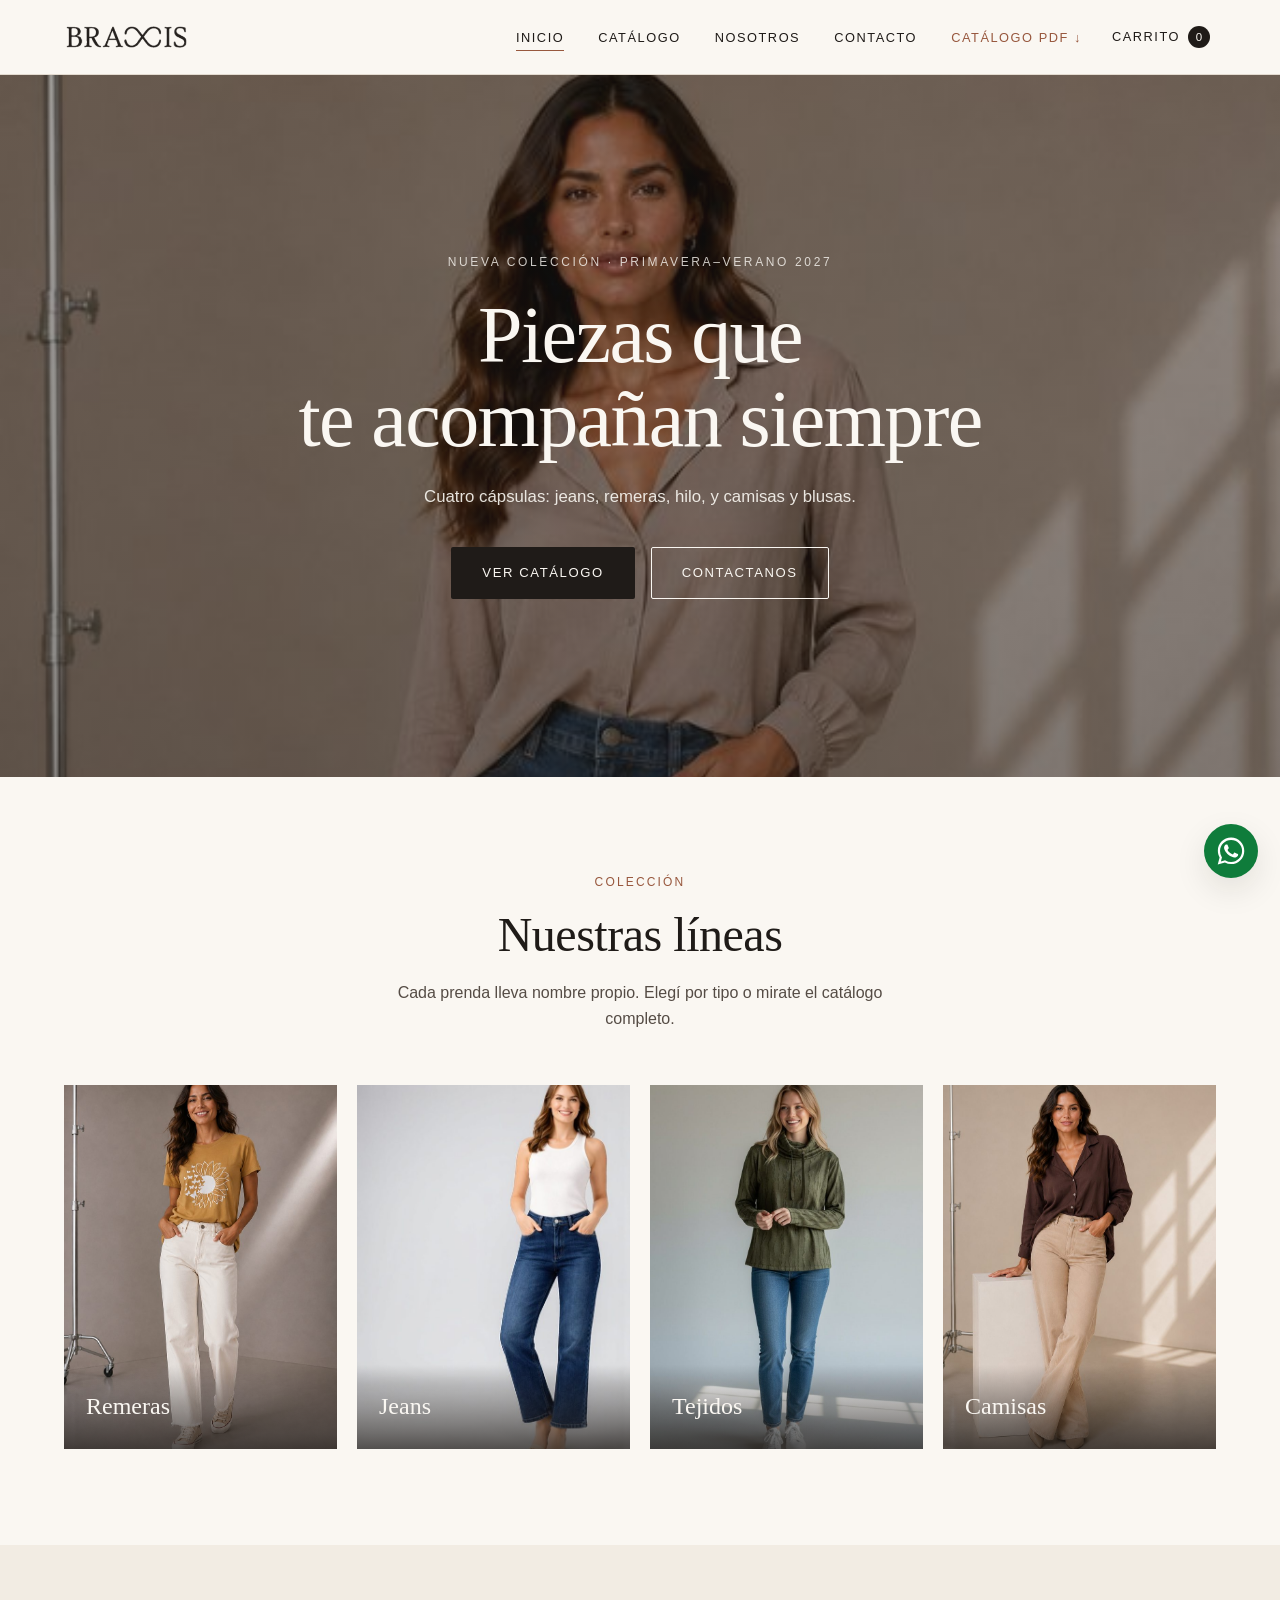
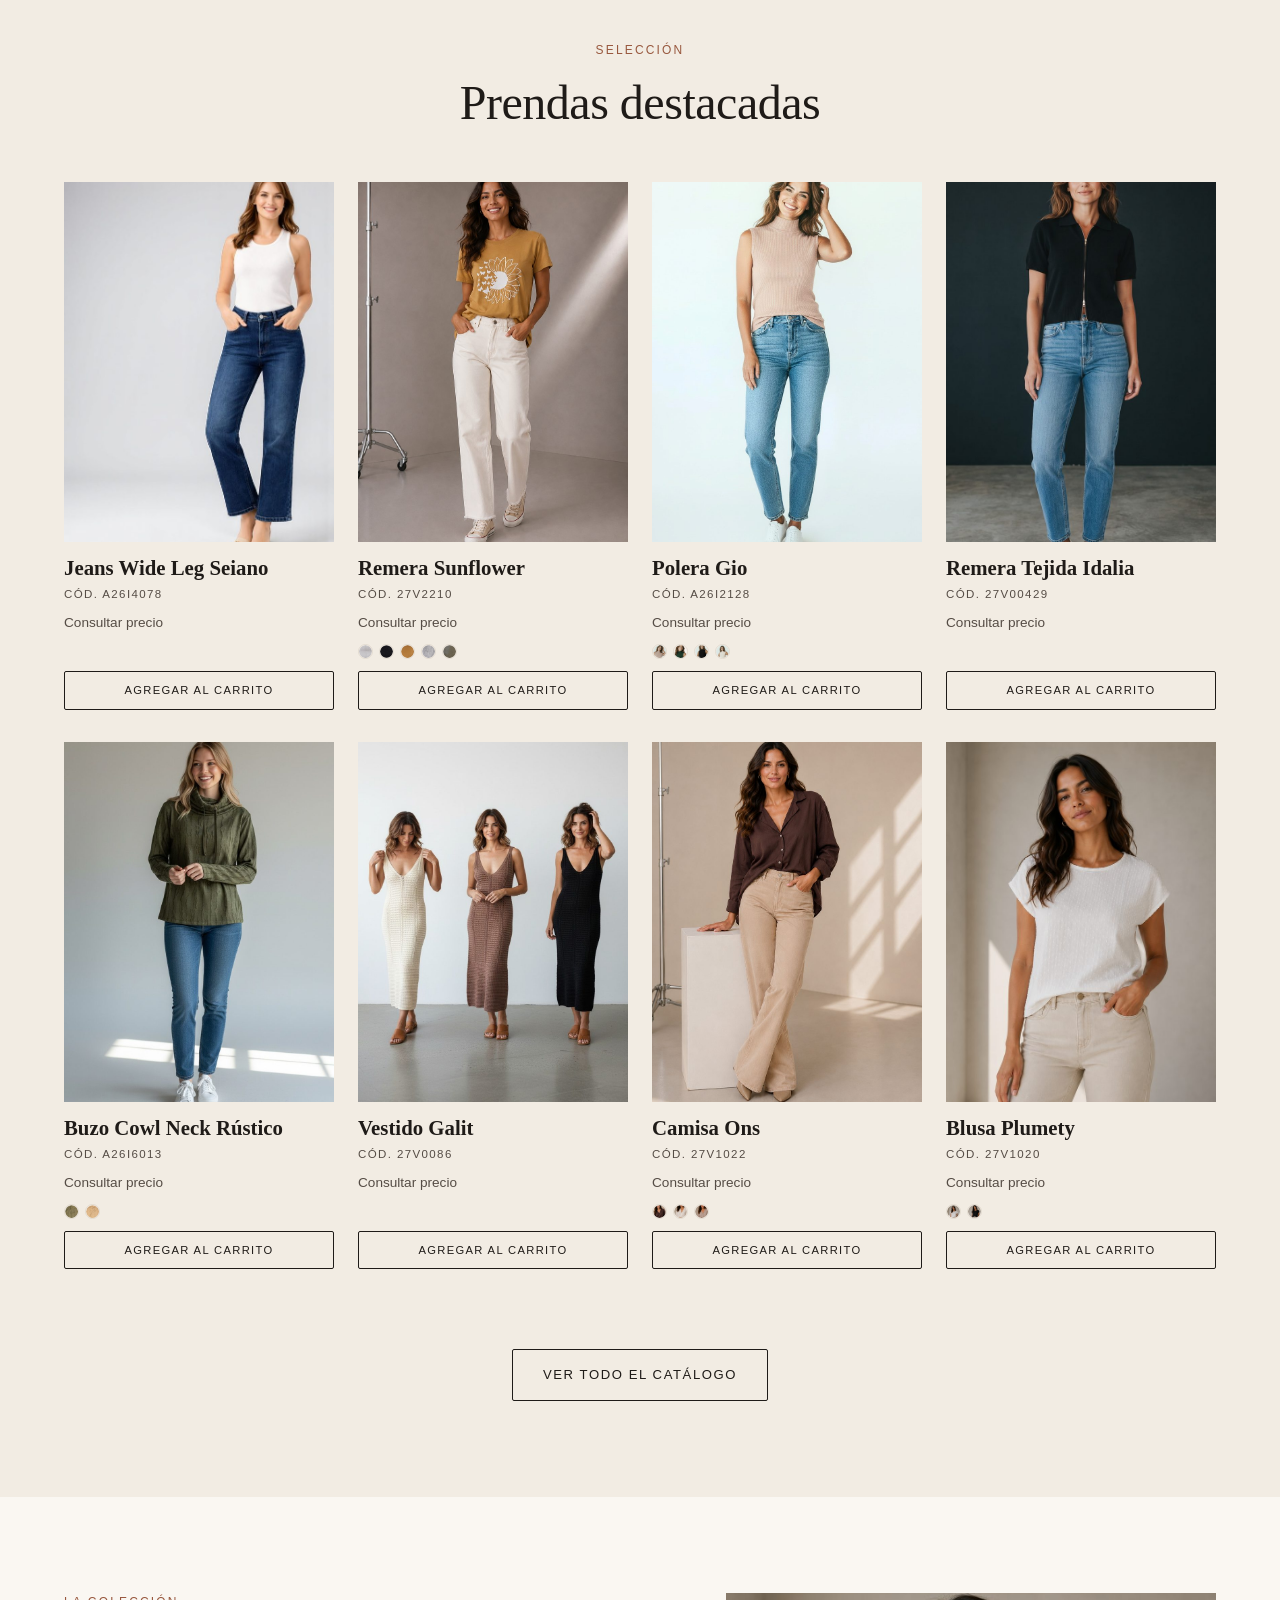
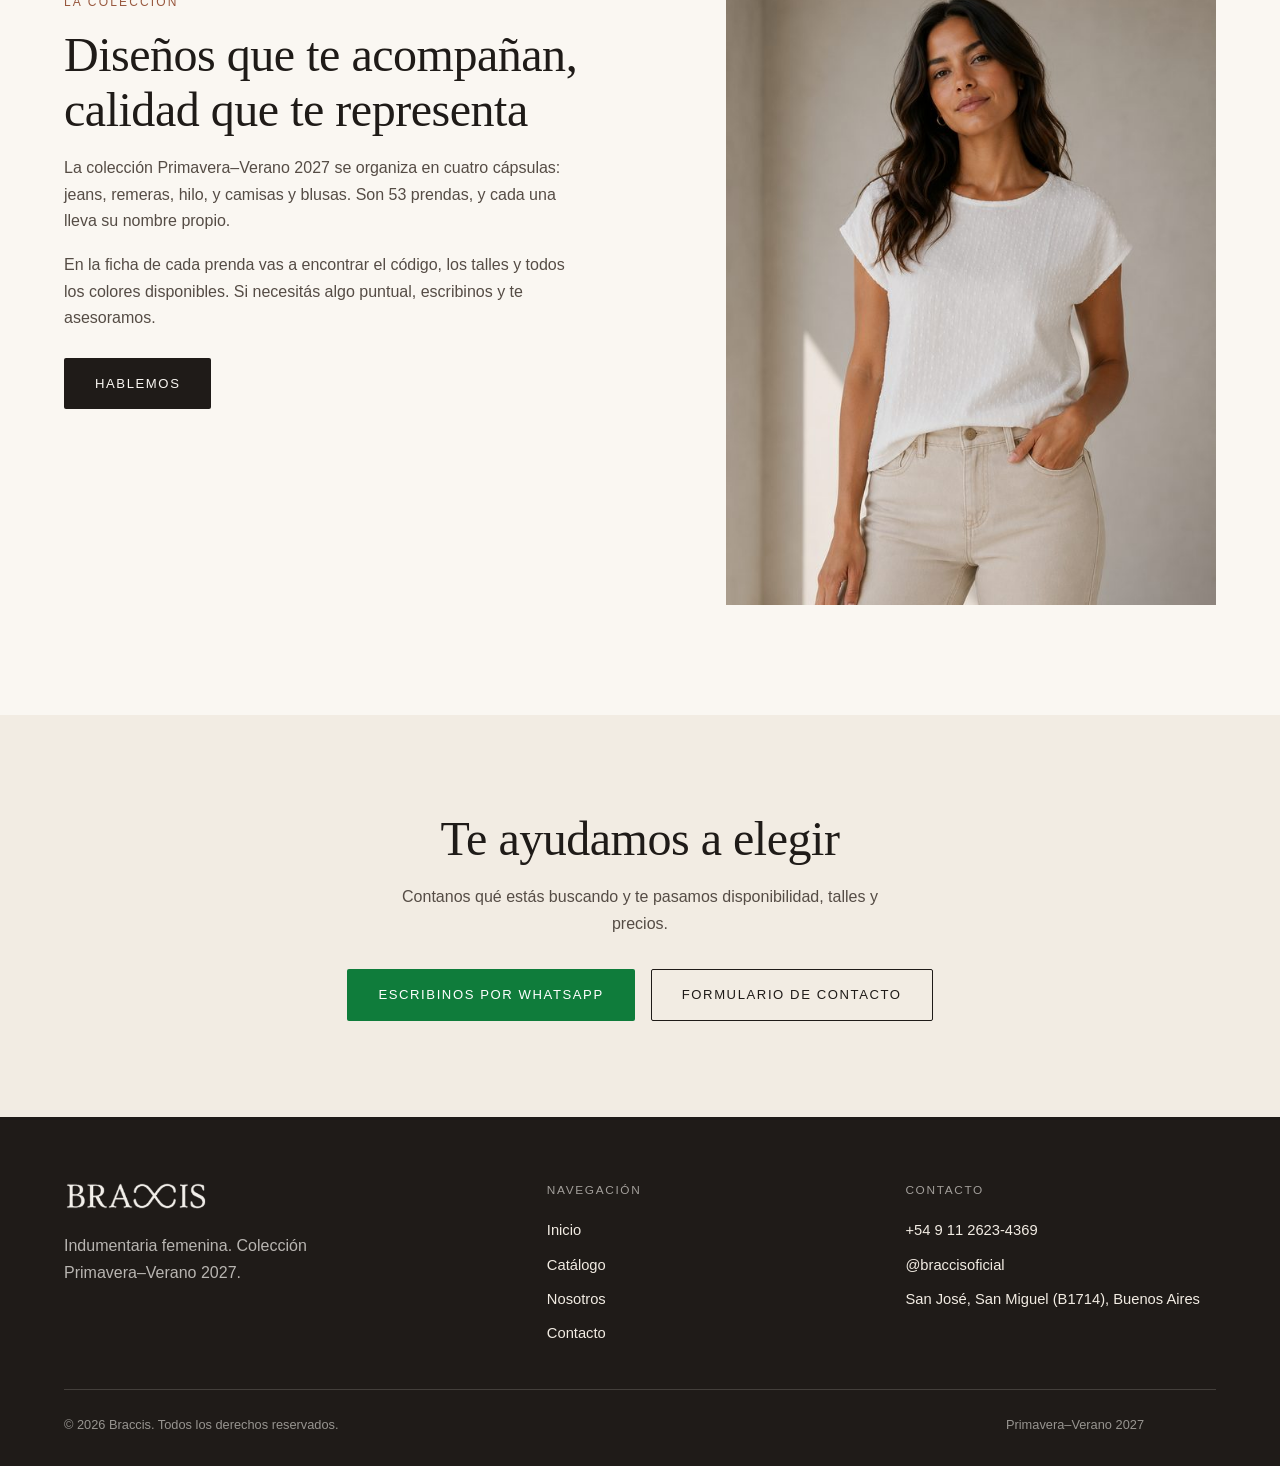
<file: index.html>
<!DOCTYPE html>
<html lang="es-AR">
<head>
  <meta charset="UTF-8">
  <!-- Reglas de seguridad metidas en la propia pagina.
       Hacen falta porque GitHub Pages no lee el archivo _headers.
       Si se publica en Netlify, manda _headers (que ademas agrega
       proteccion contra iframes y HTTPS forzado, que aca no se pueden). -->
  <meta http-equiv="Content-Security-Policy" content="default-src 'self'; script-src 'self'; style-src 'self' 'unsafe-inline' https://fonts.googleapis.com; font-src 'self' https://fonts.gstatic.com; img-src 'self' data: https:; connect-src 'self' https://formspree.io https://docs.google.com https://*.googleusercontent.com; media-src 'self' https:; form-action 'self' https://formspree.io; base-uri 'self'; object-src 'none'">
  <!-- ============ IMPORTANTE ============
       Le pide a Google y a los buscadores que NO indexen este sitio.
       Esta puesto porque esta direccion es una muestra temporal: si se
       da de baja, un link indexado seguiria apareciendo en las busquedas
       durante semanas.

       CUANDO EL SITIO SEA EL DEFINITIVO, HAY QUE BORRAR ESTA LINEA
       de las tres paginas. Si no, el sitio nunca aparece en Google.
       ==================================== -->
  <meta name="robots" content="noindex, nofollow">
  <meta name="viewport" content="width=device-width, initial-scale=1.0">
  <title>Braccis | Indumentaria femenina</title>
  <meta name="description" content="Braccis: indumentaria femenina, colección Primavera–Verano 2027. Remeras, jeans, tejidos, camisas y blusas.">



  <!-- Lo que se ve al pegar el link en WhatsApp, Instagram o Facebook.
       IMPORTANTE: og:image y og:url tienen que llevar la direccion
       COMPLETA del sitio publicado. Con ruta relativa, WhatsApp no
       muestra la miniatura. Ver herramientas/poner_dominio.py -->
  <meta property="og:type" content="website">
  <meta property="og:site_name" content="Braccis">
  <meta property="og:locale" content="es_AR">
  <meta property="og:title" content="Braccis">
  <meta property="og:description" content="Piezas que te acompañan siempre. Colección Primavera–Verano 2027.">
  <meta property="og:url" content="https://santinogobbi07-hash.github.io/braccis/">
  <meta property="og:image" content="https://santinogobbi07-hash.github.io/braccis/img/compartir.jpg">
  <meta property="og:image:width" content="1200">
  <meta property="og:image:height" content="630">
  <meta name="twitter:card" content="summary_large_image">

  <link rel="preconnect" href="https://fonts.googleapis.com">
  <link rel="preconnect" href="https://fonts.gstatic.com" crossorigin>
  <link href="https://fonts.googleapis.com/css2?family=Cormorant+Garamond:wght@300;400;500&family=Inter:wght@300;400;500&display=swap" rel="stylesheet">
  <link rel="icon" href="img/favicon.svg" type="image/svg+xml">
  <meta name="theme-color" content="#1f1b18">
  <link rel="stylesheet" href="css/styles.css">
</head>
<body>

  <!-- ============ HEADER ============ -->
  <header class="header">
    <div class="contenedor header__inner">
      <a href="index.html" class="logo"><img src="img/logo.png" alt="Braccis"></a>

      <nav class="nav">
        <ul class="nav__lista">
          <li><a class="nav__link" href="index.html" aria-current="page">Inicio</a></li>
          <li><a class="nav__link" href="catalogo.html">Catálogo</a></li>
          <li><a class="nav__link" href="index.html#nosotros">Nosotros</a></li>
          <li><a class="nav__link" href="contacto.html">Contacto</a></li>
          <li><a class="nav__link nav__link--pdf" href="docs/catalogo-braccis-pv2027.pdf" download>Catálogo PDF ↓</a></li>
        </ul>
      </nav>

      <!-- Carrito: el panel lo arma js/carrito.js -->
      <button type="button" class="carrito-boton" aria-label="Ver carrito">Carrito <span data-carrito-cantidad>0</span></button>

      <button class="hamburguesa" aria-label="Abrir menú" aria-expanded="false">
        <span></span><span></span><span></span>
      </button>
    </div>
  </header>

  <!-- ============ HERO ============
       El titulo y la bajada son las frases reales de la marca, tomadas
       de las portadas de los catalogos. No inventar texto aca. -->
  <section class="hero">
    <!-- Video de portada: el link se carga desde el Google Sheets
         (pestaña "Ajustes", fila video_portada). Si no hay video, o no
         carga, queda la foto de siempre. Ver js/hoja.js -->
    <video class="hero__video" muted loop playsinline preload="none"
           poster="img/prendas/jeans-cird.jpg" aria-hidden="true" tabindex="-1"></video>
    <div class="contenedor">
      <p class="hero__antetitulo">Nueva colección · Primavera–Verano 2027</p>
      <h1 class="hero__titulo">Piezas que<br>te acompañan siempre</h1>
      <p class="hero__bajada">
        Cuatro cápsulas: jeans, remeras, hilo, y camisas y blusas.
      </p>
      <div class="hero__acciones">
        <a class="btn btn--primario" href="catalogo.html">Ver catálogo</a>
        <a class="btn btn--linea" href="contacto.html">Contactanos</a>
      </div>
    </div>
  </section>

  <!-- ============ CATEGORIAS ============ -->
  <section class="seccion">
    <div class="contenedor">
      <div class="centrado aparece">
        <p class="antetitulo">Colección</p>
        <h2 class="titulo-seccion">Nuestras líneas</h2>
        <p class="bajada">Cada prenda lleva nombre propio. Elegí por tipo o mirate el catálogo completo.</p>
      </div>

      <div class="grilla-categorias aparece">
        <a class="categoria" href="catalogo.html?categoria=remeras">
          <img src="img/prendas/sunflower.jpg" alt="Remeras Braccis" loading="lazy">
          <span class="categoria__etiqueta">Remeras</span>
        </a>
        <a class="categoria" href="catalogo.html?categoria=jeans">
          <img src="img/prendas/jeans-seiano.jpg" alt="Jeans Braccis" loading="lazy">
          <span class="categoria__etiqueta">Jeans</span>
        </a>
        <a class="categoria" href="catalogo.html?categoria=tejidos">
          <img src="img/prendas/cowl-neck.jpg" alt="Tejidos Braccis" loading="lazy">
          <span class="categoria__etiqueta">Tejidos</span>
        </a>
        <a class="categoria" href="catalogo.html?categoria=camisas">
          <img src="img/prendas/ons.jpg" alt="Camisas Braccis" loading="lazy">
          <span class="categoria__etiqueta">Camisas</span>
        </a>
      </div>
    </div>
  </section>

  <!-- ============ DESTACADOS ============ -->
  <section class="seccion seccion--alt">
    <div class="contenedor">
      <div class="centrado aparece">
        <p class="antetitulo">Selección</p>
        <h2 class="titulo-seccion">Prendas destacadas</h2>
      </div>

      <!-- Se llena solo desde js/productos.js (las que tienen destacado: true) -->
      <div class="grilla-productos" data-destacados style="margin-top:52px"></div>

      <div class="centrado">
        <a class="btn btn--linea" href="catalogo.html">Ver todo el catálogo</a>
      </div>
    </div>
  </section>

  <!-- ============ NOSOTROS ============ -->
  <section class="seccion" id="nosotros">
    <div class="contenedor dos-columnas">
      <div class="aparece">
        <p class="antetitulo">La colección</p>
        <h2 class="titulo-seccion">Diseños que te acompañan,<br>calidad que te representa</h2>
        <p class="bajada">
          <!-- El titulo de arriba es la frase de marca que aparece en todas
               las paginas de los catalogos. Lo de abajo describe la coleccion
               con datos verificables. Si quieren sumar la historia de la
               empresa (cuando arranco, quienes son), va en este lugar. -->
          La colección Primavera–Verano 2027 se organiza en cuatro cápsulas:
          jeans, remeras, hilo, y camisas y blusas. Son 53 prendas, y cada una
          lleva su nombre propio.
        </p>
        <p class="bajada">
          En la ficha de cada prenda vas a encontrar el código, los talles y
          todos los colores disponibles. Si necesitás algo puntual,
          escribinos y te asesoramos.
        </p>
        <a class="btn btn--primario" style="margin-top:26px" href="contacto.html">Hablemos</a>
      </div>

      <div class="aparece">
        <div class="producto__figura" style="aspect-ratio:4/5">
          <!-- Conviene reemplazarla por una foto real del taller -->
          <img src="img/prendas/plumety.jpg" alt="Prendas Braccis" loading="lazy">
        </div>
      </div>
    </div>
  </section>

  <!-- ============ CTA ============ -->
  <section class="seccion seccion--alt">
    <div class="contenedor centrado aparece">
      <h2 class="titulo-seccion">Te ayudamos a elegir</h2>
      <p class="bajada">Contanos qué estás buscando y te pasamos disponibilidad, talles y precios.</p>
      <div class="hero__acciones" style="margin-top:32px">
        <a class="btn btn--wsp" data-wsp href="#">Escribinos por WhatsApp</a>
        <a class="btn btn--linea" href="contacto.html">Formulario de contacto</a>
      </div>
    </div>
  </section>

  <!-- ============ FOOTER ============ -->
  <footer class="footer">
    <div class="contenedor">
      <div class="footer__grid">
        <div>
          <p class="logo"><img src="img/logo-claro.png" alt="Braccis"></p>
          <p style="margin-top:14px;max-width:36ch;color:rgba(250,247,242,.7)" data-empresa="descripcionCorta"></p>
        </div>

        <div>
          <p class="footer__titulo">Navegación</p>
          <ul class="footer__lista">
            <li><a href="index.html">Inicio</a></li>
            <li><a href="catalogo.html">Catálogo</a></li>
            <li><a href="index.html#nosotros">Nosotros</a></li>
            <li><a href="contacto.html">Contacto</a></li>
          </ul>
        </div>

        <div>
          <p class="footer__titulo">Contacto</p>
          <ul class="footer__lista">
            <li><a data-empresa="email" href="#"></a></li>
            <li><a data-empresa="telefonoVisible" href="#"></a></li>
            <li><a data-empresa="instagramUsuario" href="#" target="_blank" rel="noopener"></a></li>
            <li data-empresa="direccion"></li>
          </ul>
        </div>
      </div>

      <div class="footer__abajo">
        <span>&copy; <span data-anio></span> Braccis. Todos los derechos reservados.</span>
        <span>Primavera–Verano 2027</span>
      </div>
    </div>
  </footer>

  <!-- WhatsApp flotante -->
  <a class="wsp-flotante" data-wsp href="#" aria-label="Escribinos por WhatsApp">
    <svg width="28" height="28" viewBox="0 0 24 24" fill="#fff" aria-hidden="true">
      <path d="M17.47 14.38c-.3-.15-1.75-.86-2.02-.96-.27-.1-.47-.15-.67.15-.2.3-.77.96-.94 1.16-.17.2-.35.22-.64.07-.3-.15-1.25-.46-2.38-1.47-.88-.79-1.48-1.76-1.65-2.06-.17-.3-.02-.46.13-.6.13-.13.3-.35.45-.52.15-.17.2-.3.3-.5.1-.2.05-.37-.02-.52-.08-.15-.67-1.61-.92-2.2-.24-.58-.49-.5-.67-.51h-.57c-.2 0-.52.07-.79.37-.27.3-1.04 1.01-1.04 2.47s1.06 2.87 1.21 3.07c.15.2 2.1 3.2 5.08 4.49.71.3 1.26.49 1.69.63.71.22 1.36.19 1.87.12.57-.09 1.75-.72 2-1.41.25-.69.25-1.28.17-1.41-.07-.13-.27-.2-.57-.35zM12.05 21.5h-.01a9.42 9.42 0 0 1-4.8-1.32l-.34-.2-3.57.94.95-3.48-.22-.36a9.4 9.4 0 0 1-1.44-5.02c0-5.2 4.23-9.43 9.44-9.43a9.37 9.37 0 0 1 6.67 2.77 9.35 9.35 0 0 1 2.76 6.67c0 5.2-4.23 9.43-9.44 9.43zM20.14 3.85A11.28 11.28 0 0 0 12.05.5C5.8.5.72 5.58.72 11.82c0 2 .52 3.95 1.52 5.67L.62 23.5l6.15-1.61a11.3 11.3 0 0 0 5.28 1.34h.01c6.24 0 11.32-5.08 11.32-11.32 0-3.03-1.18-5.87-3.24-8.01z"/>
    </svg>
  </a>

  <!-- Modal de detalle de prenda -->
  <div class="modal" data-modal>
    <div class="modal__caja" data-modal-contenido></div>
  </div>

  <script src="js/config.js"></script>
  <script src="js/productos.js"></script>
  <script src="js/catalogo.js"></script>
  <script src="js/hoja.js"></script>
  <script src="js/carrito.js"></script>
  <script src="js/main.js"></script>
</body>
</html>
</file>
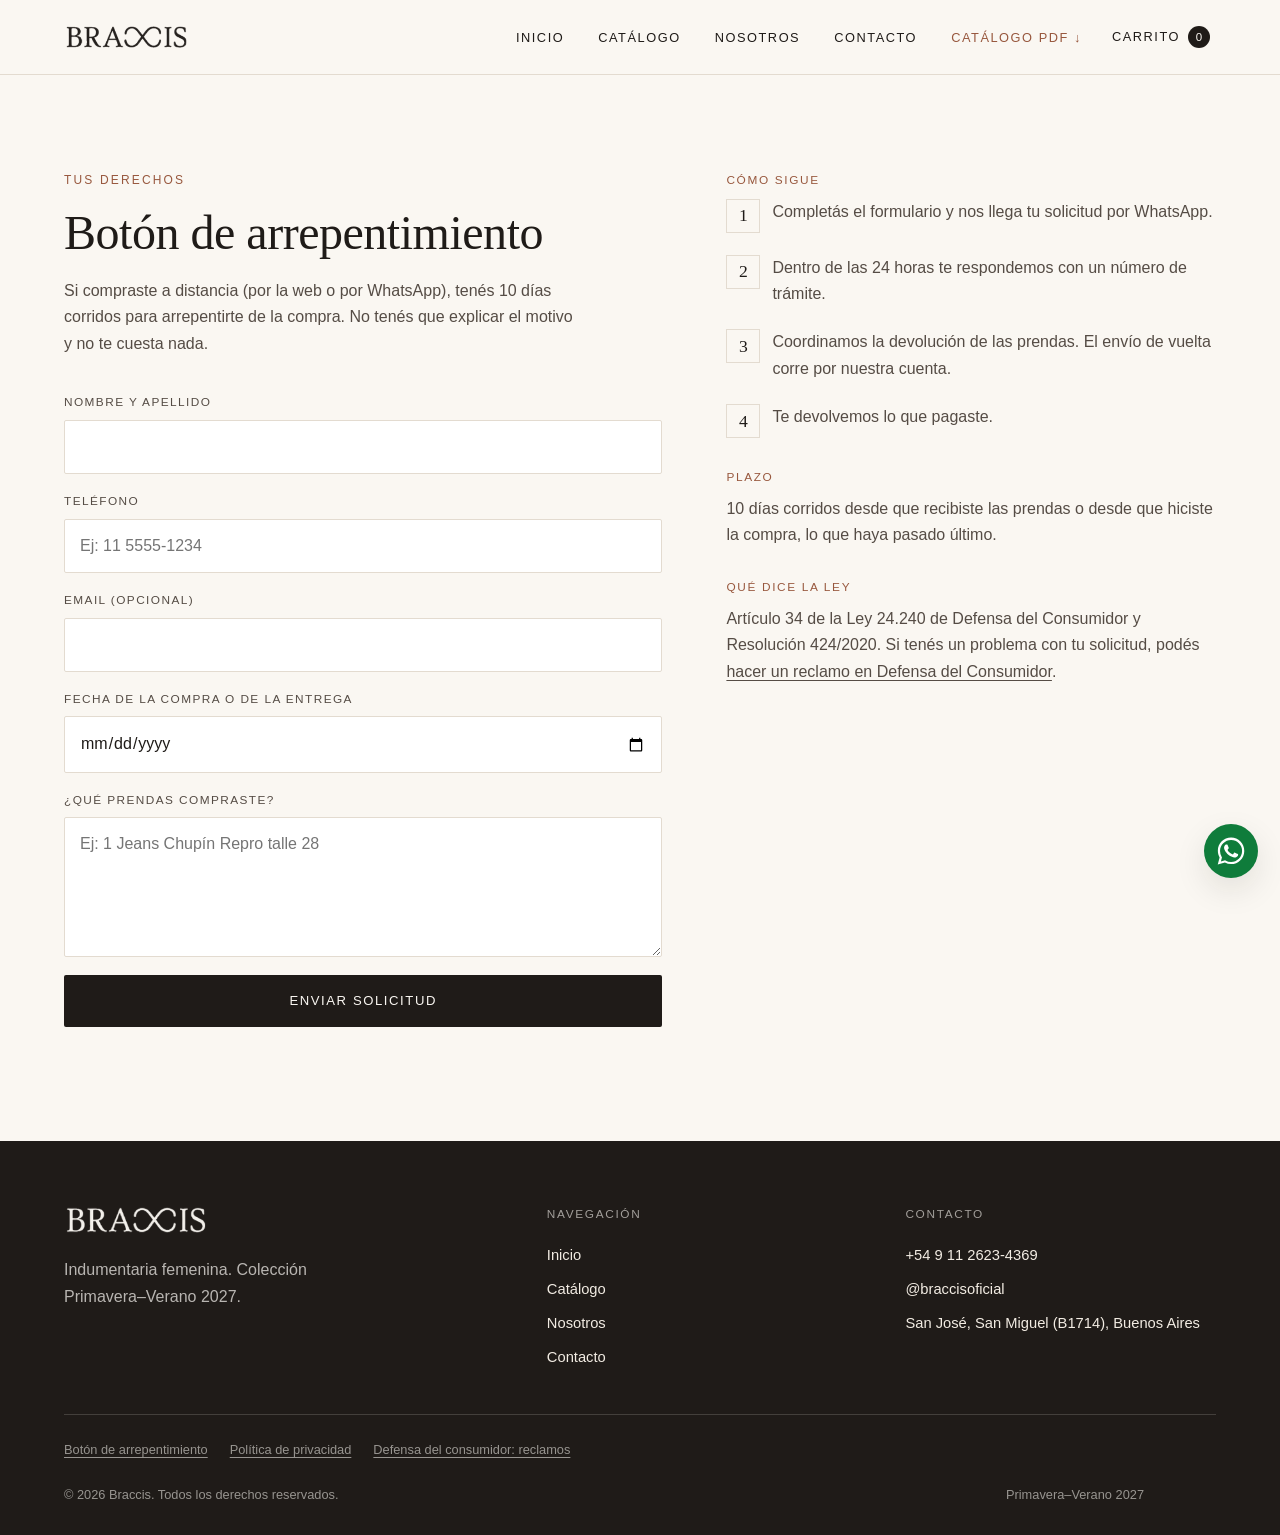
<file: arrepentimiento.html>
<!DOCTYPE html>
<html lang="es-AR">
<head>
  <meta charset="UTF-8">
  <!-- Reglas de seguridad metidas en la propia pagina.
       Hacen falta porque GitHub Pages no lee el archivo _headers.
       Si se publica en Netlify, manda _headers (que ademas agrega
       proteccion contra iframes y HTTPS forzado, que aca no se pueden). -->
  <meta http-equiv="Content-Security-Policy" content="default-src 'self'; script-src 'self'; style-src 'self' 'unsafe-inline' https://fonts.googleapis.com; font-src 'self' https://fonts.gstatic.com; img-src 'self' data: https:; connect-src 'self' https://formspree.io https://docs.google.com https://*.googleusercontent.com; media-src 'self' https:; form-action 'self' https://formspree.io; base-uri 'self'; object-src 'none'">
  <!-- ============ IMPORTANTE ============
       Le pide a Google y a los buscadores que NO indexen este sitio.
       Esta puesto porque esta direccion es una muestra temporal: si se
       da de baja, un link indexado seguiria apareciendo en las busquedas
       durante semanas.

       CUANDO EL SITIO SEA EL DEFINITIVO, HAY QUE BORRAR ESTA LINEA
       de las tres paginas. Si no, el sitio nunca aparece en Google.
       ==================================== -->
  <meta name="robots" content="noindex, nofollow">
  <meta name="viewport" content="width=device-width, initial-scale=1.0">
  <title>Botón de arrepentimiento | Braccis</title>
  <meta name="description" content="Cancelá tu compra dentro de los 10 días corridos. Sin costo y sin tener que explicar el motivo.">


  <!-- Lo que se ve al pegar el link en WhatsApp, Instagram o Facebook.
       IMPORTANTE: og:image y og:url tienen que llevar la direccion
       COMPLETA del sitio publicado. Con ruta relativa, WhatsApp no
       muestra la miniatura. Ver herramientas/poner_dominio.py -->
  <meta property="og:type" content="website">
  <meta property="og:site_name" content="Braccis">
  <meta property="og:locale" content="es_AR">
  <meta property="og:title" content="Botón de arrepentimiento | Braccis">
  <meta property="og:description" content="Cancelá tu compra dentro de los 10 días corridos, sin costo.">
  <meta property="og:url" content="https://santinogobbi07-hash.github.io/braccis/arrepentimiento.html">
  <meta property="og:image" content="https://santinogobbi07-hash.github.io/braccis/img/compartir.jpg">
  <meta property="og:image:width" content="1200">
  <meta property="og:image:height" content="630">
  <meta name="twitter:card" content="summary_large_image">

  <link rel="preconnect" href="https://fonts.googleapis.com">
  <link rel="preconnect" href="https://fonts.gstatic.com" crossorigin>
  <link href="https://fonts.googleapis.com/css2?family=Cormorant+Garamond:wght@300;400;500&family=Inter:wght@300;400;500&display=swap" rel="stylesheet">
  <link rel="icon" href="img/favicon.svg" type="image/svg+xml">
  <meta name="theme-color" content="#1f1b18">
  <link rel="stylesheet" href="css/styles.css">
</head>
<body>

  <!-- ============ HEADER ============ -->
  <header class="header">
    <div class="contenedor header__inner">
      <a href="index.html" class="logo"><img src="img/logo.png" alt="Braccis"></a>

      <nav class="nav">
        <ul class="nav__lista">
          <li><a class="nav__link" href="index.html">Inicio</a></li>
          <li><a class="nav__link" href="catalogo.html">Catálogo</a></li>
          <li><a class="nav__link" href="index.html#nosotros">Nosotros</a></li>
          <li><a class="nav__link" href="contacto.html">Contacto</a></li>
          <li><a class="nav__link nav__link--pdf" href="docs/catalogo-braccis-pv2027.pdf" download>Catálogo PDF ↓</a></li>
        </ul>
      </nav>

      <!-- Carrito: el panel lo arma js/carrito.js -->
      <button type="button" class="carrito-boton" aria-label="Ver carrito">Carrito <span data-carrito-cantidad>0</span></button>

      <button class="hamburguesa" aria-label="Abrir menú" aria-expanded="false">
        <span></span><span></span><span></span>
      </button>
    </div>
  </header>

  <!-- ============ BOTON DE ARREPENTIMIENTO ============
       Lo exige la Resolucion 424/2020 de la Secretaria de Comercio
       Interior, sobre el articulo 34 de la Ley 24.240: quien vende a
       distancia tiene que ofrecer un boton para cancelar la compra.
       El texto repite lo que dice la ley: no agregar condiciones propias
       (plazos mas cortos, cargos, etc.) porque no serian validas. -->
  <section class="seccion">
    <div class="contenedor dos-columnas">

      <!-- Columna izquierda: formulario -->
      <div class="aparece">
        <p class="antetitulo">Tus derechos</p>
        <h1 class="titulo-seccion">Botón de arrepentimiento</h1>
        <p class="bajada">Si compraste a distancia (por la web o por WhatsApp), tenés 10 días corridos para arrepentirte de la compra. No tenés que explicar el motivo y no te cuesta nada.</p>

        <form class="form" style="margin-top:36px" data-form-arrepentimiento>
          <div class="campo">
            <label for="arr-nombre">Nombre y apellido</label>
            <input type="text" id="arr-nombre" name="nombre" autocomplete="name" required>
          </div>

          <div class="campo">
            <label for="arr-telefono">Teléfono</label>
            <input type="tel" id="arr-telefono" name="telefono" autocomplete="tel" inputmode="tel" required placeholder="Ej: 11 5555-1234">
          </div>

          <div class="campo">
            <label for="arr-email">Email (opcional)</label>
            <input type="email" id="arr-email" name="email" autocomplete="email">
          </div>

          <div class="campo">
            <label for="arr-fecha">Fecha de la compra o de la entrega</label>
            <input type="date" id="arr-fecha" name="fecha" required>
          </div>

          <div class="campo">
            <label for="arr-prendas">¿Qué prendas compraste?</label>
            <textarea id="arr-prendas" name="prendas" required placeholder="Ej: 1 Jeans Chupín Repro talle 28"></textarea>
          </div>

          <!-- Trampa para robots de spam: invisible, ninguna persona la completa -->
          <div class="trampa" aria-hidden="true">
            <label for="arr-apellido-2">No completar este campo</label>
            <input type="text" id="arr-apellido-2" name="apellido-2" tabindex="-1" autocomplete="off">
          </div>

          <button type="submit" class="btn btn--primario">Enviar solicitud</button>
          <p class="form__nota" data-form-estado></p>
        </form>
      </div>

      <!-- Columna derecha: como sigue -->
      <div class="aparece">
        <div class="texto-legal" style="margin-top:0">
          <div>
            <h2>Cómo sigue</h2>
            <ol class="pasos">
              <li><span>Completás el formulario y nos llega tu solicitud por WhatsApp.</span></li>
              <li><span>Dentro de las 24 horas te respondemos con un número de trámite.</span></li>
              <li><span>Coordinamos la devolución de las prendas. El envío de vuelta corre por nuestra cuenta.</span></li>
              <li><span>Te devolvemos lo que pagaste.</span></li>
            </ol>
          </div>

          <div>
            <h2>Plazo</h2>
            <p>10 días corridos desde que recibiste las prendas o desde que hiciste la compra, lo que haya pasado último.</p>
          </div>

          <div>
            <h2>Qué dice la ley</h2>
            <p>Artículo 34 de la Ley 24.240 de Defensa del Consumidor y Resolución 424/2020. Si tenés un problema con tu solicitud, podés <a data-reclamos href="#" target="_blank" rel="noopener">hacer un reclamo en Defensa del Consumidor</a>.</p>
          </div>
        </div>
      </div>

    </div>
  </section>

  <!-- ============ FOOTER ============ -->
  <footer class="footer">
    <div class="contenedor">
      <div class="footer__grid">
        <div>
          <p class="logo"><img src="img/logo-claro.png" alt="Braccis"></p>
          <p style="margin-top:14px;max-width:36ch;color:rgba(250,247,242,.7)" data-empresa="descripcionCorta"></p>
        </div>

        <div>
          <p class="footer__titulo">Navegación</p>
          <ul class="footer__lista">
            <li><a href="index.html">Inicio</a></li>
            <li><a href="catalogo.html">Catálogo</a></li>
            <li><a href="index.html#nosotros">Nosotros</a></li>
            <li><a href="contacto.html">Contacto</a></li>
          </ul>
        </div>

        <div>
          <p class="footer__titulo">Contacto</p>
          <ul class="footer__lista">
            <li><a data-empresa="email" href="#"></a></li>
            <li><a data-empresa="telefonoVisible" href="#"></a></li>
            <li><a data-empresa="instagramUsuario" href="#" target="_blank" rel="noopener"></a></li>
            <li data-empresa="direccion"></li>
          </ul>
        </div>
      </div>

      <!-- Datos legales. Los tres links los pide la Ley de Defensa del
           Consumidor. Razon social, CUIT y Data fiscal se completan en
           js/config.js; mientras esten vacios no se muestran. -->
      <div class="footer__legal">
        <ul class="footer__legal-links">
          <li><a href="arrepentimiento.html">Botón de arrepentimiento</a></li>
          <li><a href="privacidad.html">Política de privacidad</a></li>
          <li><a data-reclamos href="#" target="_blank" rel="noopener">Defensa del consumidor: reclamos</a></li>
        </ul>
        <p class="footer__legal-datos">
          <span class="dato-legal" data-empresa="razonSocial"></span>
          <span class="dato-legal">CUIT <span data-empresa="cuit"></span></span>
          <a class="footer__fiscal" data-fiscal href="#" target="_F960AFIPInfo" rel="noopener" hidden><img src="https://www.afip.gob.ar/images/f960/DATAWEB.jpg" alt="Data fiscal de ARCA" loading="lazy"></a>
        </p>
      </div>

      <div class="footer__abajo">
        <span>&copy; <span data-anio></span> Braccis. Todos los derechos reservados.</span>
        <span>Primavera–Verano 2027</span>
      </div>
    </div>
  </footer>

  <a class="wsp-flotante" data-wsp href="#" aria-label="Escribinos por WhatsApp">
    <svg width="28" height="28" viewBox="0 0 24 24" fill="#fff" aria-hidden="true">
      <path d="M17.47 14.38c-.3-.15-1.75-.86-2.02-.96-.27-.1-.47-.15-.67.15-.2.3-.77.96-.94 1.16-.17.2-.35.22-.64.07-.3-.15-1.25-.46-2.38-1.47-.88-.79-1.48-1.76-1.65-2.06-.17-.3-.02-.46.13-.6.13-.13.3-.35.45-.52.15-.17.2-.3.3-.5.1-.2.05-.37-.02-.52-.08-.15-.67-1.61-.92-2.2-.24-.58-.49-.5-.67-.51h-.57c-.2 0-.52.07-.79.37-.27.3-1.04 1.01-1.04 2.47s1.06 2.87 1.21 3.07c.15.2 2.1 3.2 5.08 4.49.71.3 1.26.49 1.69.63.71.22 1.36.19 1.87.12.57-.09 1.75-.72 2-1.41.25-.69.25-1.28.17-1.41-.07-.13-.27-.2-.57-.35zM12.05 21.5h-.01a9.42 9.42 0 0 1-4.8-1.32l-.34-.2-3.57.94.95-3.48-.22-.36a9.4 9.4 0 0 1-1.44-5.02c0-5.2 4.23-9.43 9.44-9.43a9.37 9.37 0 0 1 6.67 2.77 9.35 9.35 0 0 1 2.76 6.67c0 5.2-4.23 9.43-9.44 9.43zM20.14 3.85A11.28 11.28 0 0 0 12.05.5C5.8.5.72 5.58.72 11.82c0 2 .52 3.95 1.52 5.67L.62 23.5l6.15-1.61a11.3 11.3 0 0 0 5.28 1.34h.01c6.24 0 11.32-5.08 11.32-11.32 0-3.03-1.18-5.87-3.24-8.01z"/>
    </svg>
  </a>

  <script src="js/config.js"></script>
  <script src="js/productos.js"></script>
  <script src="js/catalogo.js"></script>
  <script src="js/hoja.js"></script>
  <script src="js/carrito.js"></script>
  <script src="js/main.js"></script>
  <script src="js/arrepentimiento.js"></script>
</body>
</html>
</file>
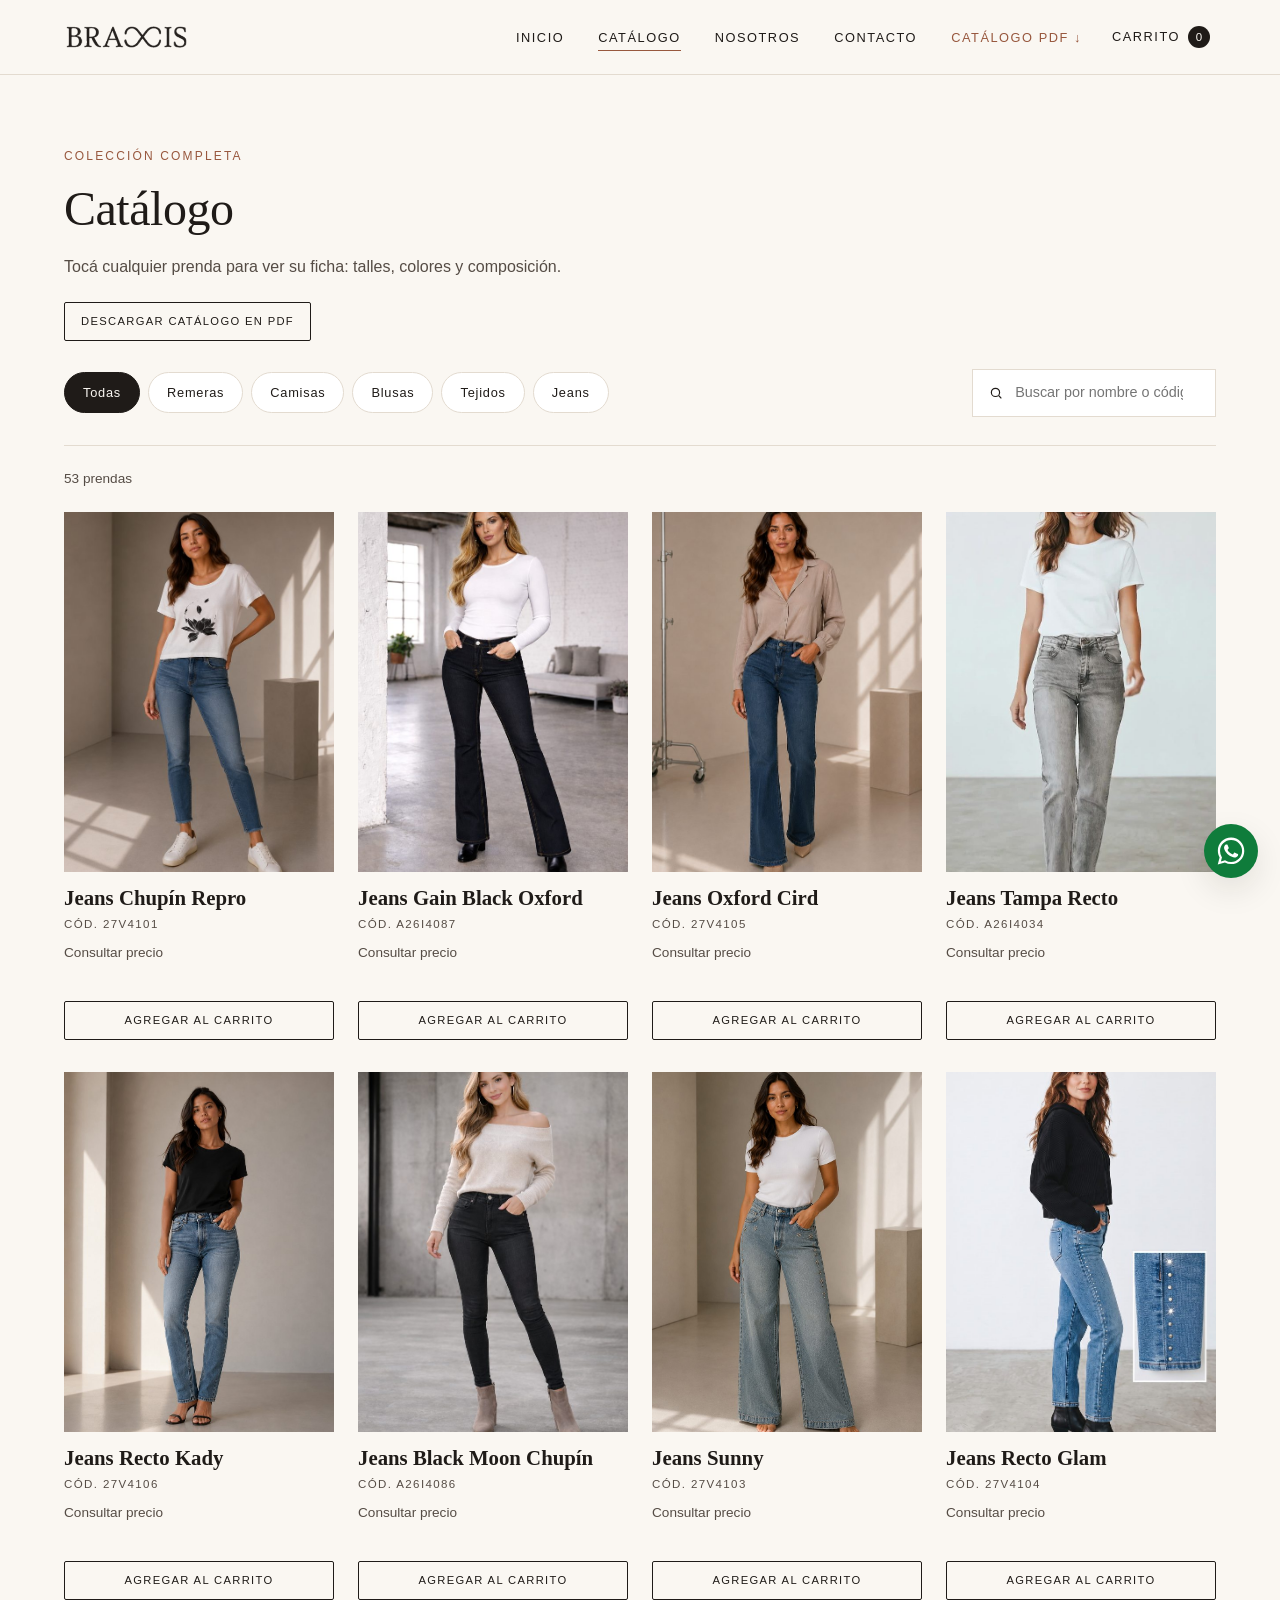
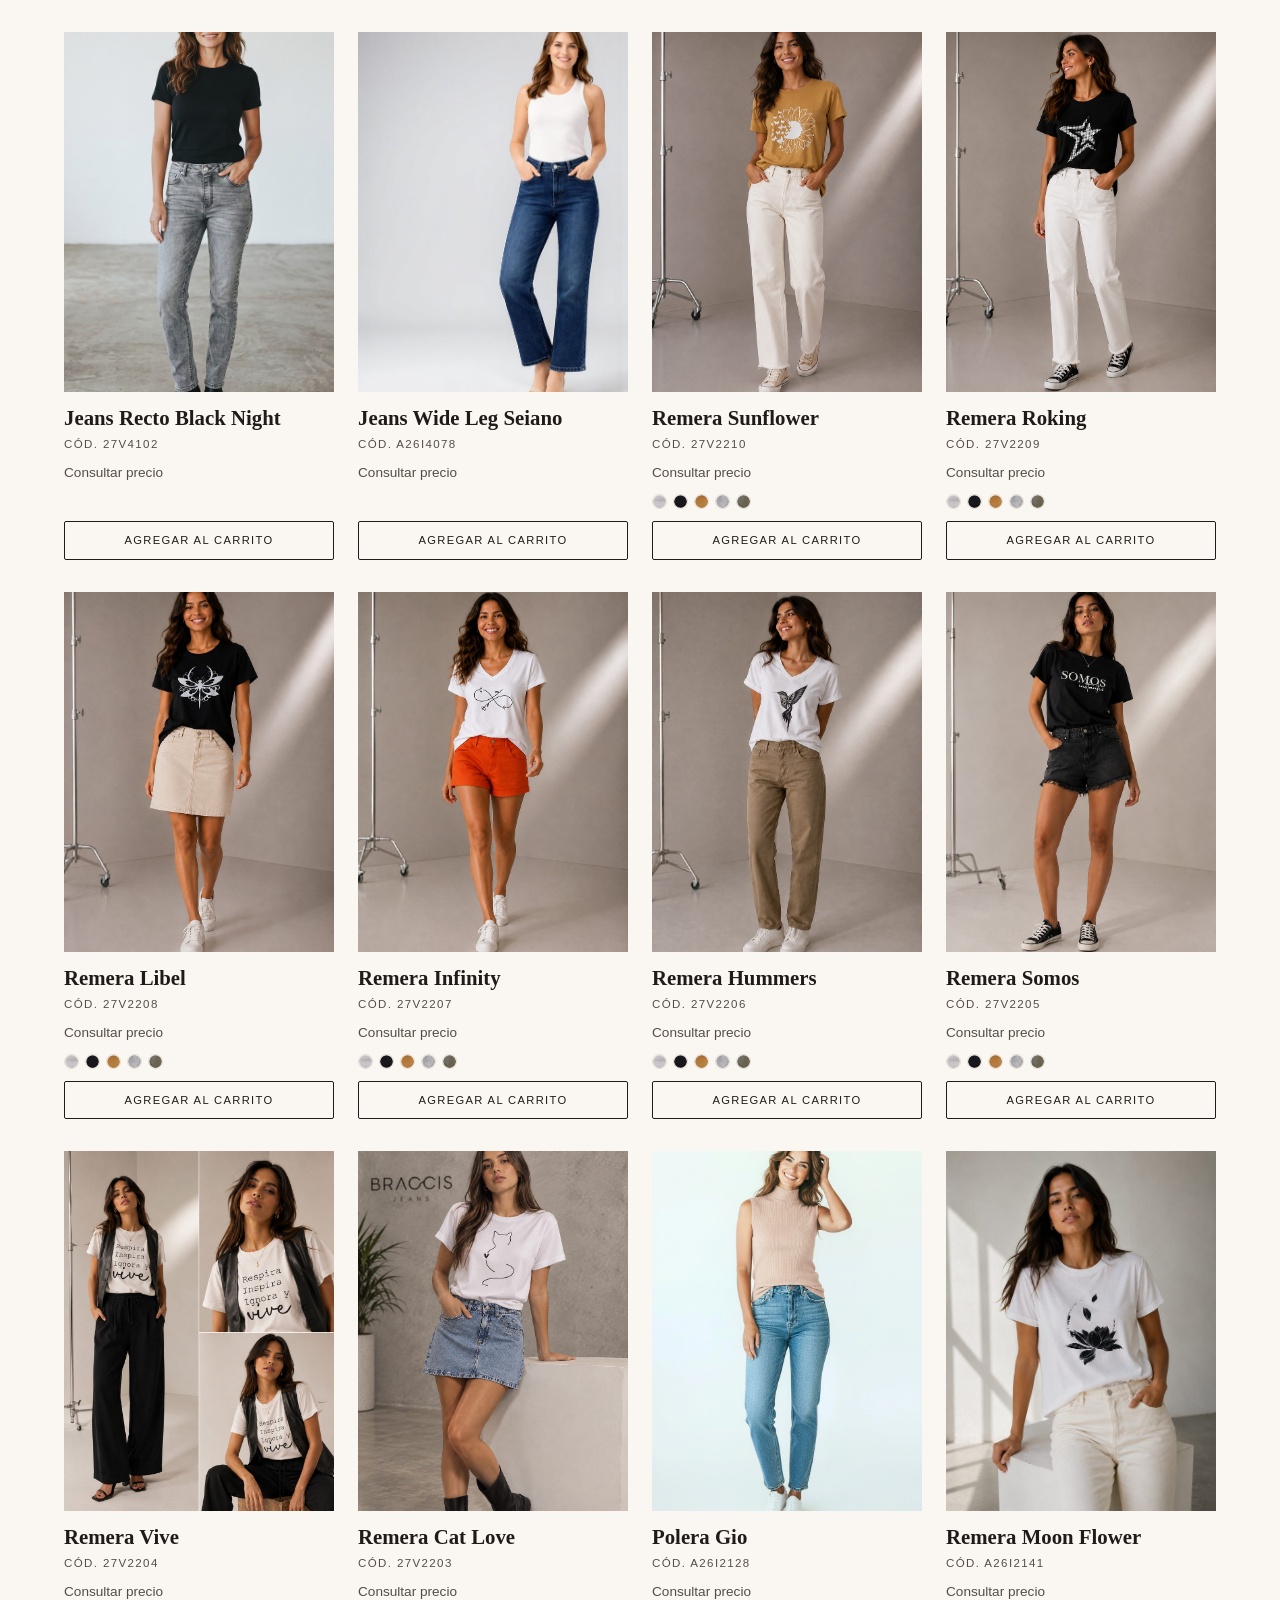
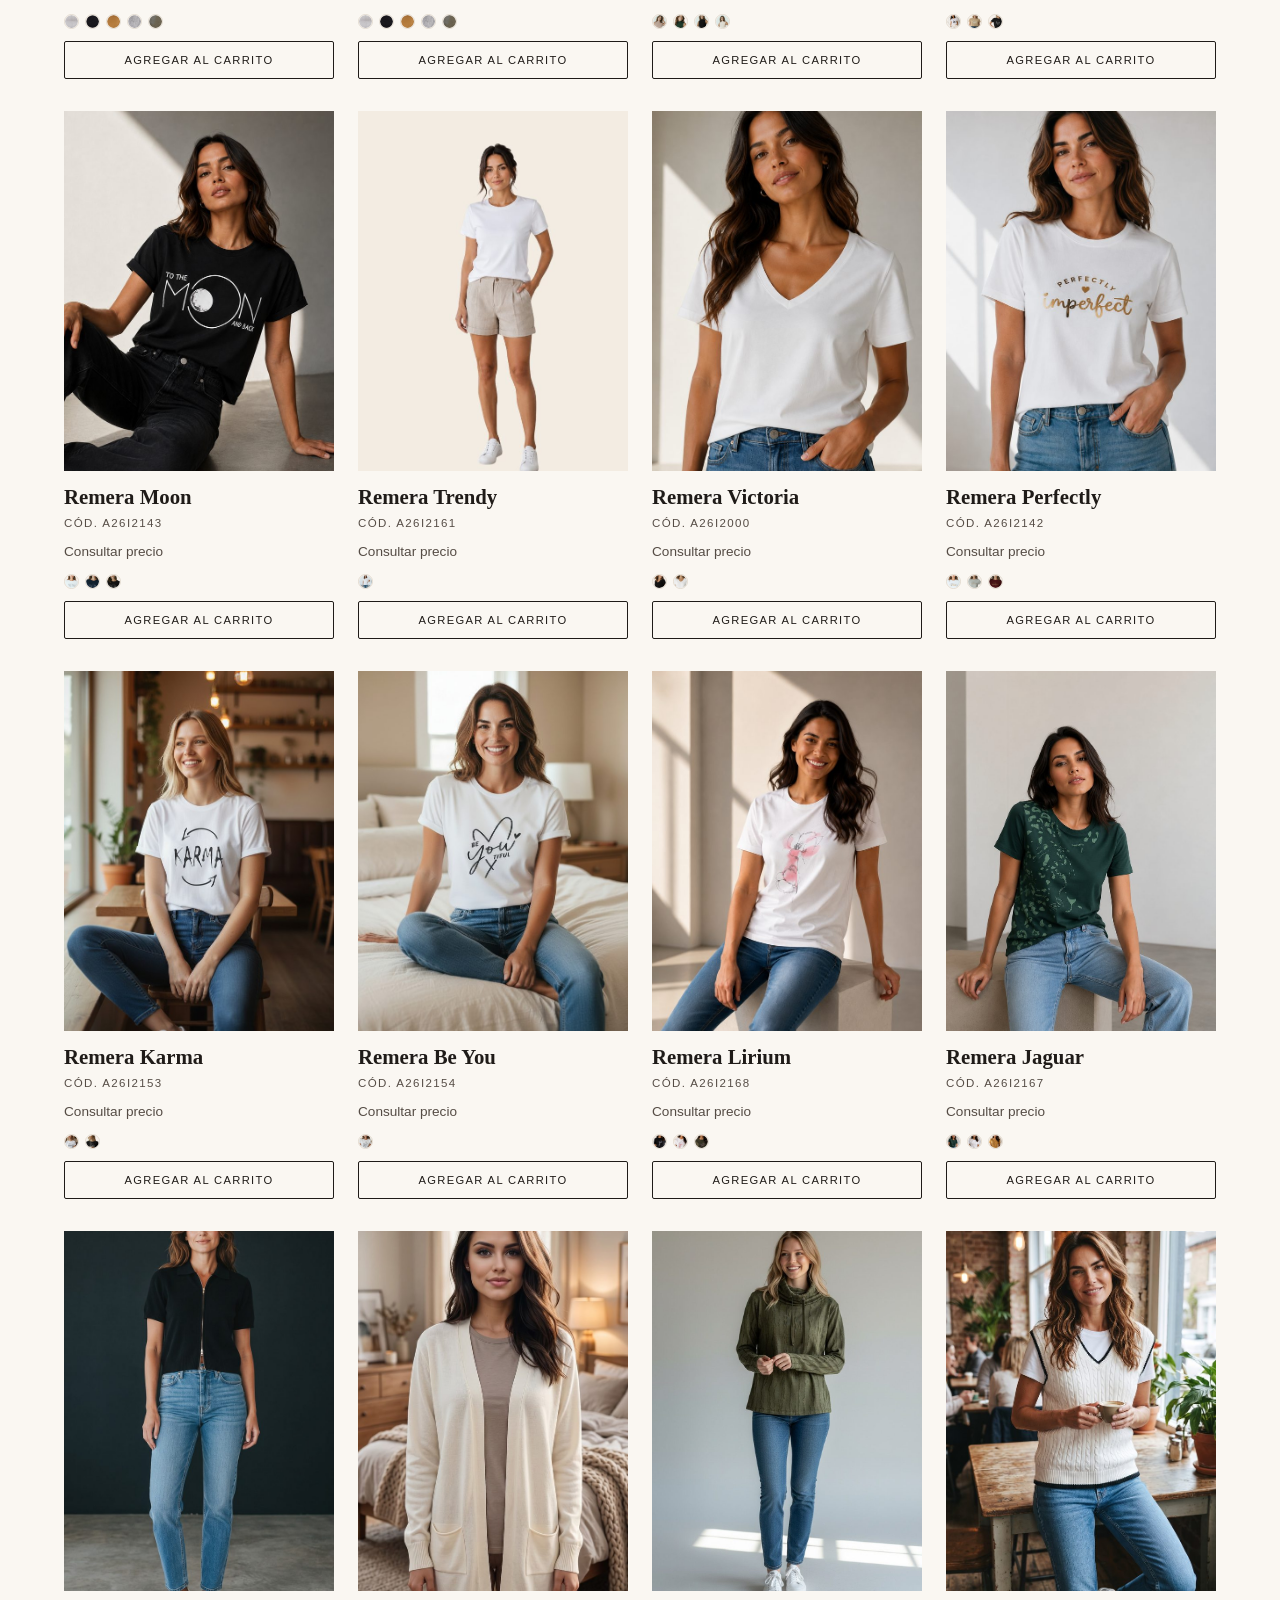
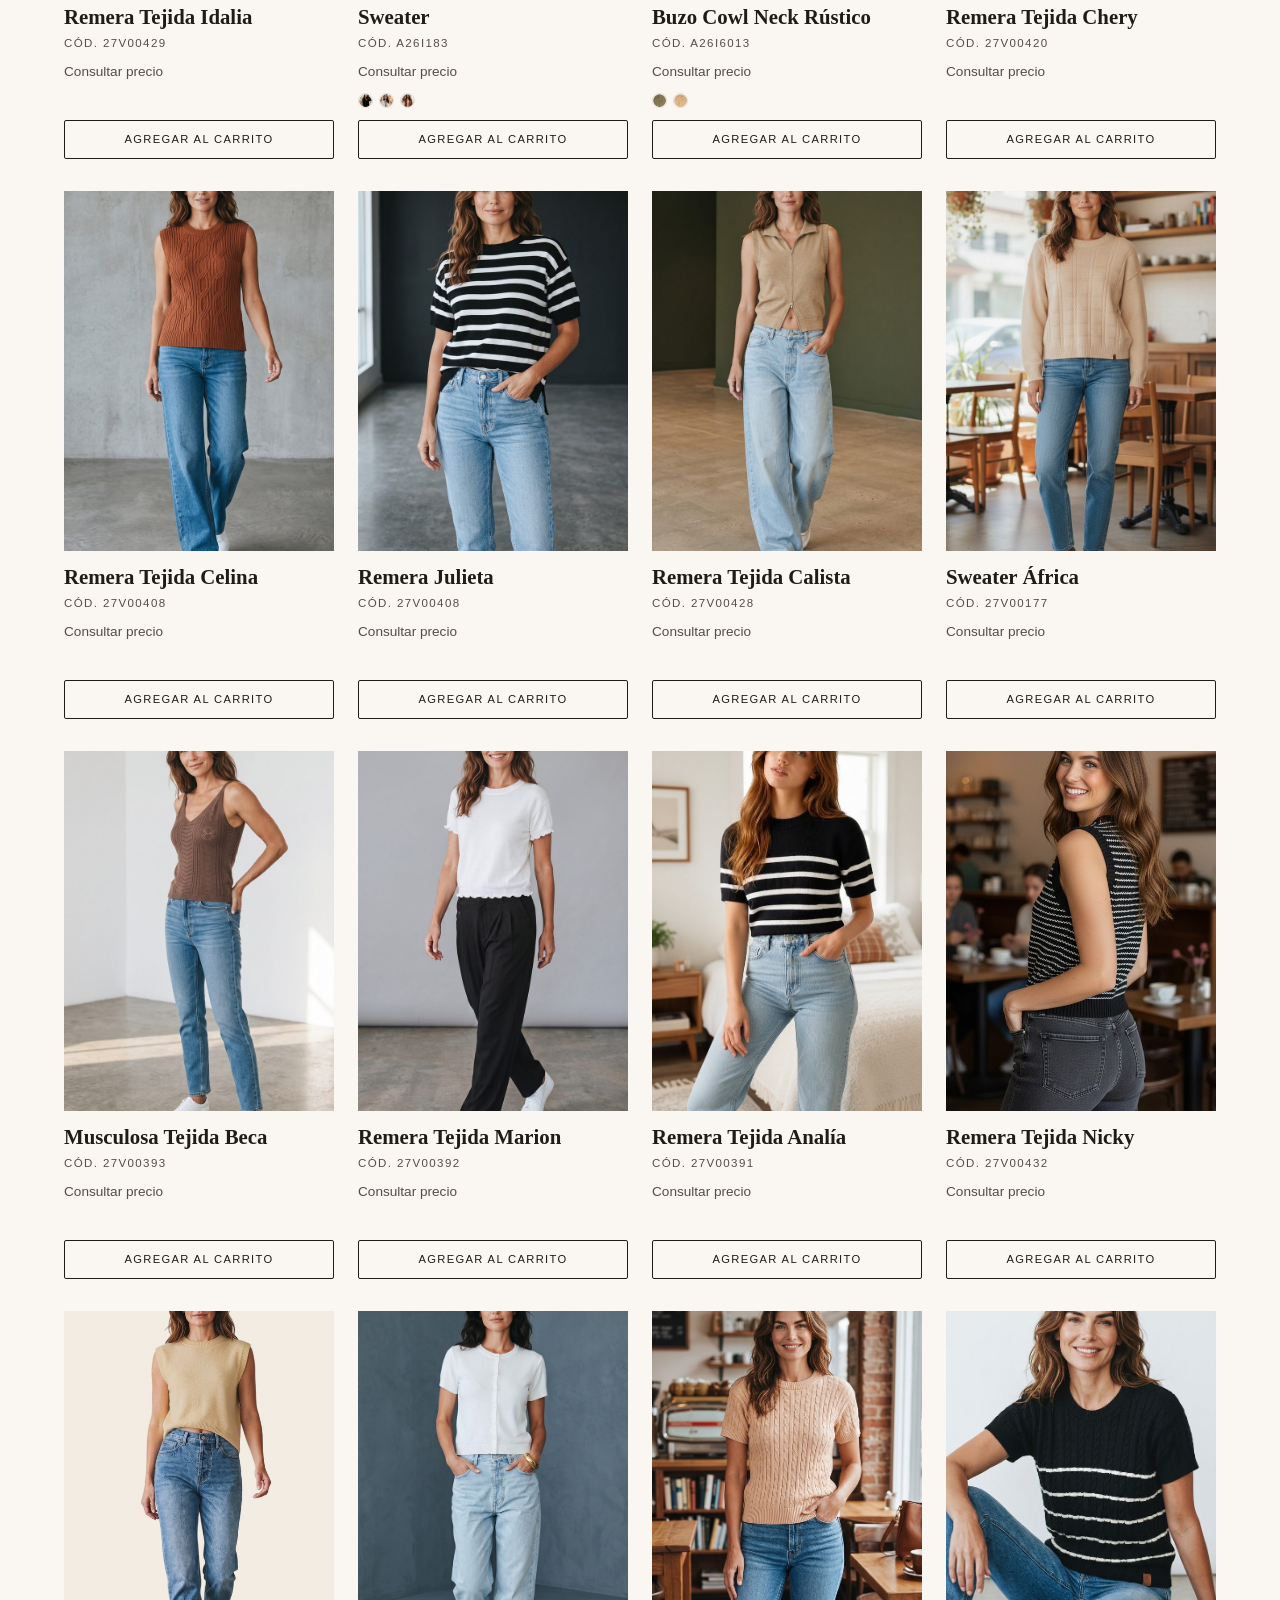
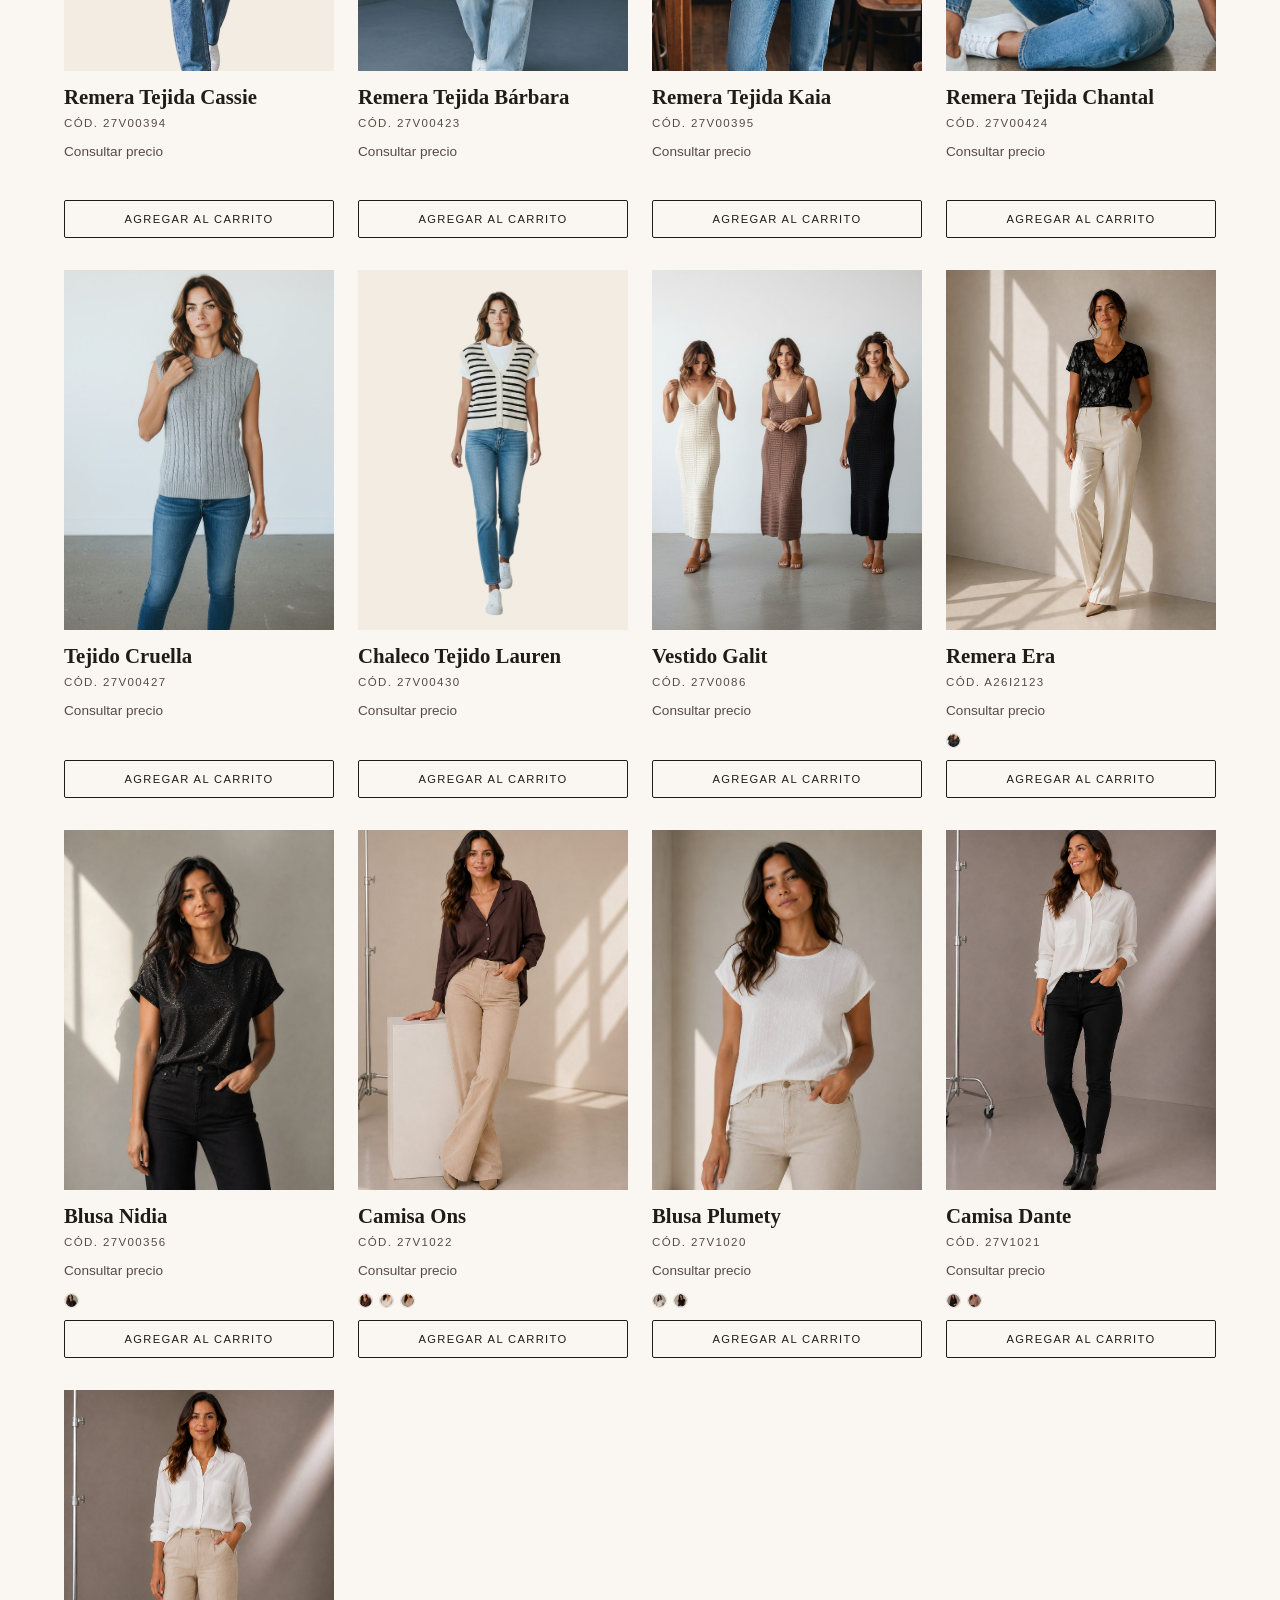
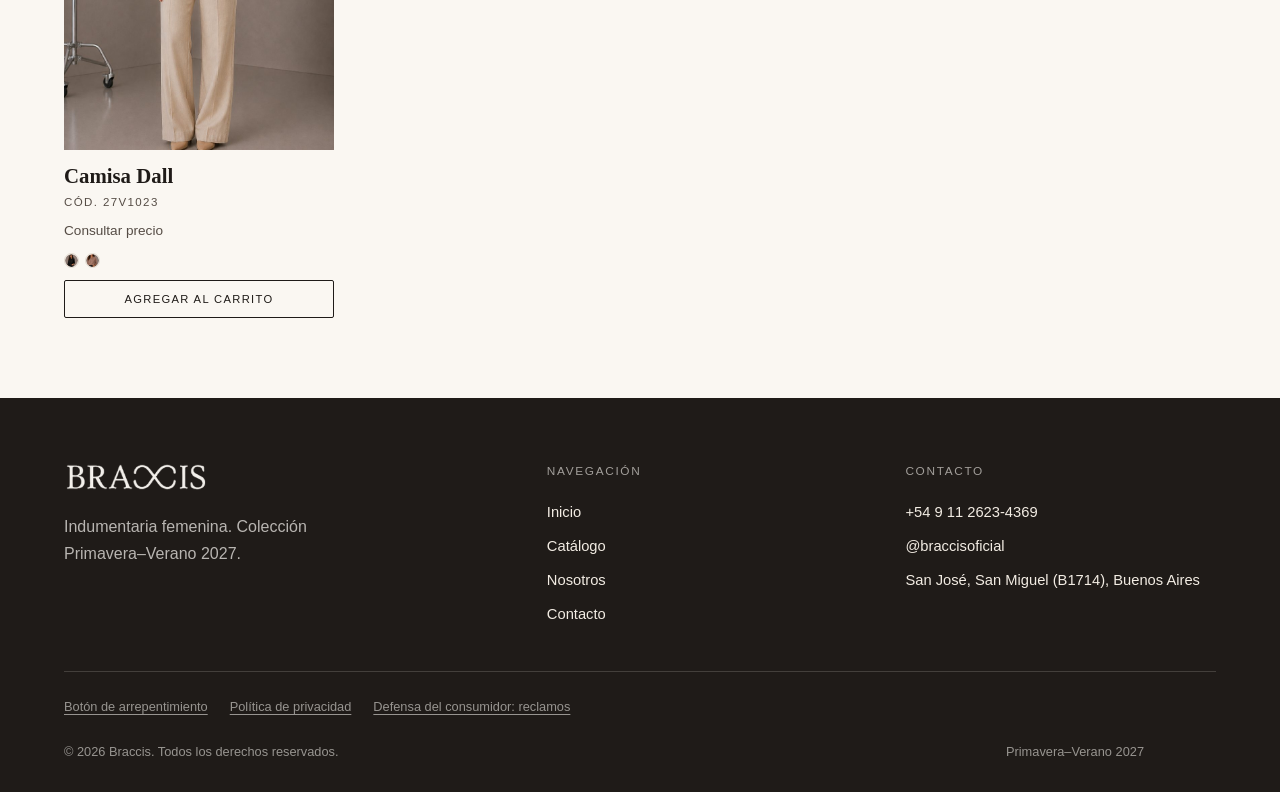
<file: catalogo.html>
<!DOCTYPE html>
<html lang="es-AR">
<head>
  <meta charset="UTF-8">
  <!-- Reglas de seguridad metidas en la propia pagina.
       Hacen falta porque GitHub Pages no lee el archivo _headers.
       Si se publica en Netlify, manda _headers (que ademas agrega
       proteccion contra iframes y HTTPS forzado, que aca no se pueden). -->
  <meta http-equiv="Content-Security-Policy" content="default-src 'self'; script-src 'self'; style-src 'self' 'unsafe-inline' https://fonts.googleapis.com; font-src 'self' https://fonts.gstatic.com; img-src 'self' data: https:; connect-src 'self' https://formspree.io https://docs.google.com https://*.googleusercontent.com; media-src 'self' https:; form-action 'self' https://formspree.io; base-uri 'self'; object-src 'none'">
  <!-- ============ IMPORTANTE ============
       Le pide a Google y a los buscadores que NO indexen este sitio.
       Esta puesto porque esta direccion es una muestra temporal: si se
       da de baja, un link indexado seguiria apareciendo en las busquedas
       durante semanas.

       CUANDO EL SITIO SEA EL DEFINITIVO, HAY QUE BORRAR ESTA LINEA
       de las tres paginas. Si no, el sitio nunca aparece en Google.
       ==================================== -->
  <meta name="robots" content="noindex, nofollow">
  <meta name="viewport" content="width=device-width, initial-scale=1.0">
  <title>Catálogo | Braccis</title>
  <meta name="description" content="Catálogo completo de prendas Braccis: remeras, jeans, tejidos, camisas y blusas. Talles, colores y composición de cada modelo.">


  <!-- Lo que se ve al pegar el link en WhatsApp, Instagram o Facebook.
       IMPORTANTE: og:image y og:url tienen que llevar la direccion
       COMPLETA del sitio publicado. Con ruta relativa, WhatsApp no
       muestra la miniatura. Ver herramientas/poner_dominio.py -->
  <meta property="og:type" content="website">
  <meta property="og:site_name" content="Braccis">
  <meta property="og:locale" content="es_AR">
  <meta property="og:title" content="Catálogo | Braccis">
  <meta property="og:description" content="53 prendas de la colección Primavera–Verano 2027, con talles y colores.">
  <meta property="og:url" content="https://santinogobbi07-hash.github.io/braccis/catalogo.html">
  <meta property="og:image" content="https://santinogobbi07-hash.github.io/braccis/img/compartir.jpg">
  <meta property="og:image:width" content="1200">
  <meta property="og:image:height" content="630">
  <meta name="twitter:card" content="summary_large_image">

  <link rel="preconnect" href="https://fonts.googleapis.com">
  <link rel="preconnect" href="https://fonts.gstatic.com" crossorigin>
  <link href="https://fonts.googleapis.com/css2?family=Cormorant+Garamond:wght@300;400;500&family=Inter:wght@300;400;500&display=swap" rel="stylesheet">
  <link rel="icon" href="img/favicon.svg" type="image/svg+xml">
  <meta name="theme-color" content="#1f1b18">
  <link rel="stylesheet" href="css/styles.css">
</head>
<body>

  <!-- ============ HEADER ============ -->
  <header class="header">
    <div class="contenedor header__inner">
      <a href="index.html" class="logo"><img src="img/logo.png" alt="Braccis"></a>

      <nav class="nav">
        <ul class="nav__lista">
          <li><a class="nav__link" href="index.html">Inicio</a></li>
          <li><a class="nav__link" href="catalogo.html" aria-current="page">Catálogo</a></li>
          <li><a class="nav__link" href="index.html#nosotros">Nosotros</a></li>
          <li><a class="nav__link" href="contacto.html">Contacto</a></li>
          <li><a class="nav__link nav__link--pdf" href="docs/catalogo-braccis-pv2027.pdf" download>Catálogo PDF ↓</a></li>
        </ul>
      </nav>

      <!-- Carrito: el panel lo arma js/carrito.js -->
      <button type="button" class="carrito-boton" aria-label="Ver carrito">Carrito <span data-carrito-cantidad>0</span></button>

      <button class="hamburguesa" aria-label="Abrir menú" aria-expanded="false">
        <span></span><span></span><span></span>
      </button>
    </div>
  </header>

  <!-- ============ ENCABEZADO DE PAGINA ============ -->
  <section style="padding-top:72px">
    <div class="contenedor">
      <p class="antetitulo">Colección completa</p>
      <h1 class="titulo-seccion">Catálogo</h1>
      <p class="bajada">Tocá cualquier prenda para ver su ficha: talles, colores y composición.</p>
      <a class="btn btn--linea btn--chico" style="margin-top:22px" href="docs/catalogo-braccis-pv2027.pdf" download>Descargar catálogo en PDF</a>
    </div>
  </section>

  <!-- ============ FILTROS ============ -->
  <div class="contenedor">
    <div class="filtros">
      <!-- Los chips se generan solos con las categorias de js/productos.js -->
      <div class="filtros__grupo" data-filtros></div>

      <label class="buscador">
        <svg width="16" height="16" viewBox="0 0 24 24" fill="none" stroke="currentColor" stroke-width="2" aria-hidden="true">
          <circle cx="11" cy="11" r="7"></circle>
          <line x1="21" y1="21" x2="16.7" y2="16.7"></line>
        </svg>
        <input type="search" placeholder="Buscar por nombre o código" data-buscador aria-label="Buscar prendas">
      </label>
    </div>

    <p class="contador" data-contador></p>

    <!-- ============ GRILLA ============ -->
    <div class="grilla-productos" data-grilla></div>
  </div>

  <!-- ============ FOOTER ============ -->
  <footer class="footer">
    <div class="contenedor">
      <div class="footer__grid">
        <div>
          <p class="logo"><img src="img/logo-claro.png" alt="Braccis"></p>
          <p style="margin-top:14px;max-width:36ch;color:rgba(250,247,242,.7)" data-empresa="descripcionCorta"></p>
        </div>

        <div>
          <p class="footer__titulo">Navegación</p>
          <ul class="footer__lista">
            <li><a href="index.html">Inicio</a></li>
            <li><a href="catalogo.html">Catálogo</a></li>
            <li><a href="index.html#nosotros">Nosotros</a></li>
            <li><a href="contacto.html">Contacto</a></li>
          </ul>
        </div>

        <div>
          <p class="footer__titulo">Contacto</p>
          <ul class="footer__lista">
            <li><a data-empresa="email" href="#"></a></li>
            <li><a data-empresa="telefonoVisible" href="#"></a></li>
            <li><a data-empresa="instagramUsuario" href="#" target="_blank" rel="noopener"></a></li>
            <li data-empresa="direccion"></li>
          </ul>
        </div>
      </div>

      <!-- Datos legales. Los tres links los pide la Ley de Defensa del
           Consumidor. Razon social, CUIT y Data fiscal se completan en
           js/config.js; mientras esten vacios no se muestran. -->
      <div class="footer__legal">
        <ul class="footer__legal-links">
          <li><a href="arrepentimiento.html">Botón de arrepentimiento</a></li>
          <li><a href="privacidad.html">Política de privacidad</a></li>
          <li><a data-reclamos href="#" target="_blank" rel="noopener">Defensa del consumidor: reclamos</a></li>
        </ul>
        <p class="footer__legal-datos">
          <span class="dato-legal" data-empresa="razonSocial"></span>
          <span class="dato-legal">CUIT <span data-empresa="cuit"></span></span>
          <a class="footer__fiscal" data-fiscal href="#" target="_F960AFIPInfo" rel="noopener" hidden><img src="https://www.afip.gob.ar/images/f960/DATAWEB.jpg" alt="Data fiscal de ARCA" loading="lazy"></a>
        </p>
      </div>

      <div class="footer__abajo">
        <span>&copy; <span data-anio></span> Braccis. Todos los derechos reservados.</span>
        <span>Primavera–Verano 2027</span>
      </div>
    </div>
  </footer>

  <a class="wsp-flotante" data-wsp href="#" aria-label="Escribinos por WhatsApp">
    <svg width="28" height="28" viewBox="0 0 24 24" fill="#fff" aria-hidden="true">
      <path d="M17.47 14.38c-.3-.15-1.75-.86-2.02-.96-.27-.1-.47-.15-.67.15-.2.3-.77.96-.94 1.16-.17.2-.35.22-.64.07-.3-.15-1.25-.46-2.38-1.47-.88-.79-1.48-1.76-1.65-2.06-.17-.3-.02-.46.13-.6.13-.13.3-.35.45-.52.15-.17.2-.3.3-.5.1-.2.05-.37-.02-.52-.08-.15-.67-1.61-.92-2.2-.24-.58-.49-.5-.67-.51h-.57c-.2 0-.52.07-.79.37-.27.3-1.04 1.01-1.04 2.47s1.06 2.87 1.21 3.07c.15.2 2.1 3.2 5.08 4.49.71.3 1.26.49 1.69.63.71.22 1.36.19 1.87.12.57-.09 1.75-.72 2-1.41.25-.69.25-1.28.17-1.41-.07-.13-.27-.2-.57-.35zM12.05 21.5h-.01a9.42 9.42 0 0 1-4.8-1.32l-.34-.2-3.57.94.95-3.48-.22-.36a9.4 9.4 0 0 1-1.44-5.02c0-5.2 4.23-9.43 9.44-9.43a9.37 9.37 0 0 1 6.67 2.77 9.35 9.35 0 0 1 2.76 6.67c0 5.2-4.23 9.43-9.44 9.43zM20.14 3.85A11.28 11.28 0 0 0 12.05.5C5.8.5.72 5.58.72 11.82c0 2 .52 3.95 1.52 5.67L.62 23.5l6.15-1.61a11.3 11.3 0 0 0 5.28 1.34h.01c6.24 0 11.32-5.08 11.32-11.32 0-3.03-1.18-5.87-3.24-8.01z"/>
    </svg>
  </a>

  <div class="modal" data-modal>
    <div class="modal__caja" data-modal-contenido></div>
  </div>

  <script src="js/config.js"></script>
  <script src="js/productos.js"></script>
  <script src="js/catalogo.js"></script>
  <script src="js/hoja.js"></script>
  <script src="js/carrito.js"></script>
  <script src="js/main.js"></script>
</body>
</html>
</file>
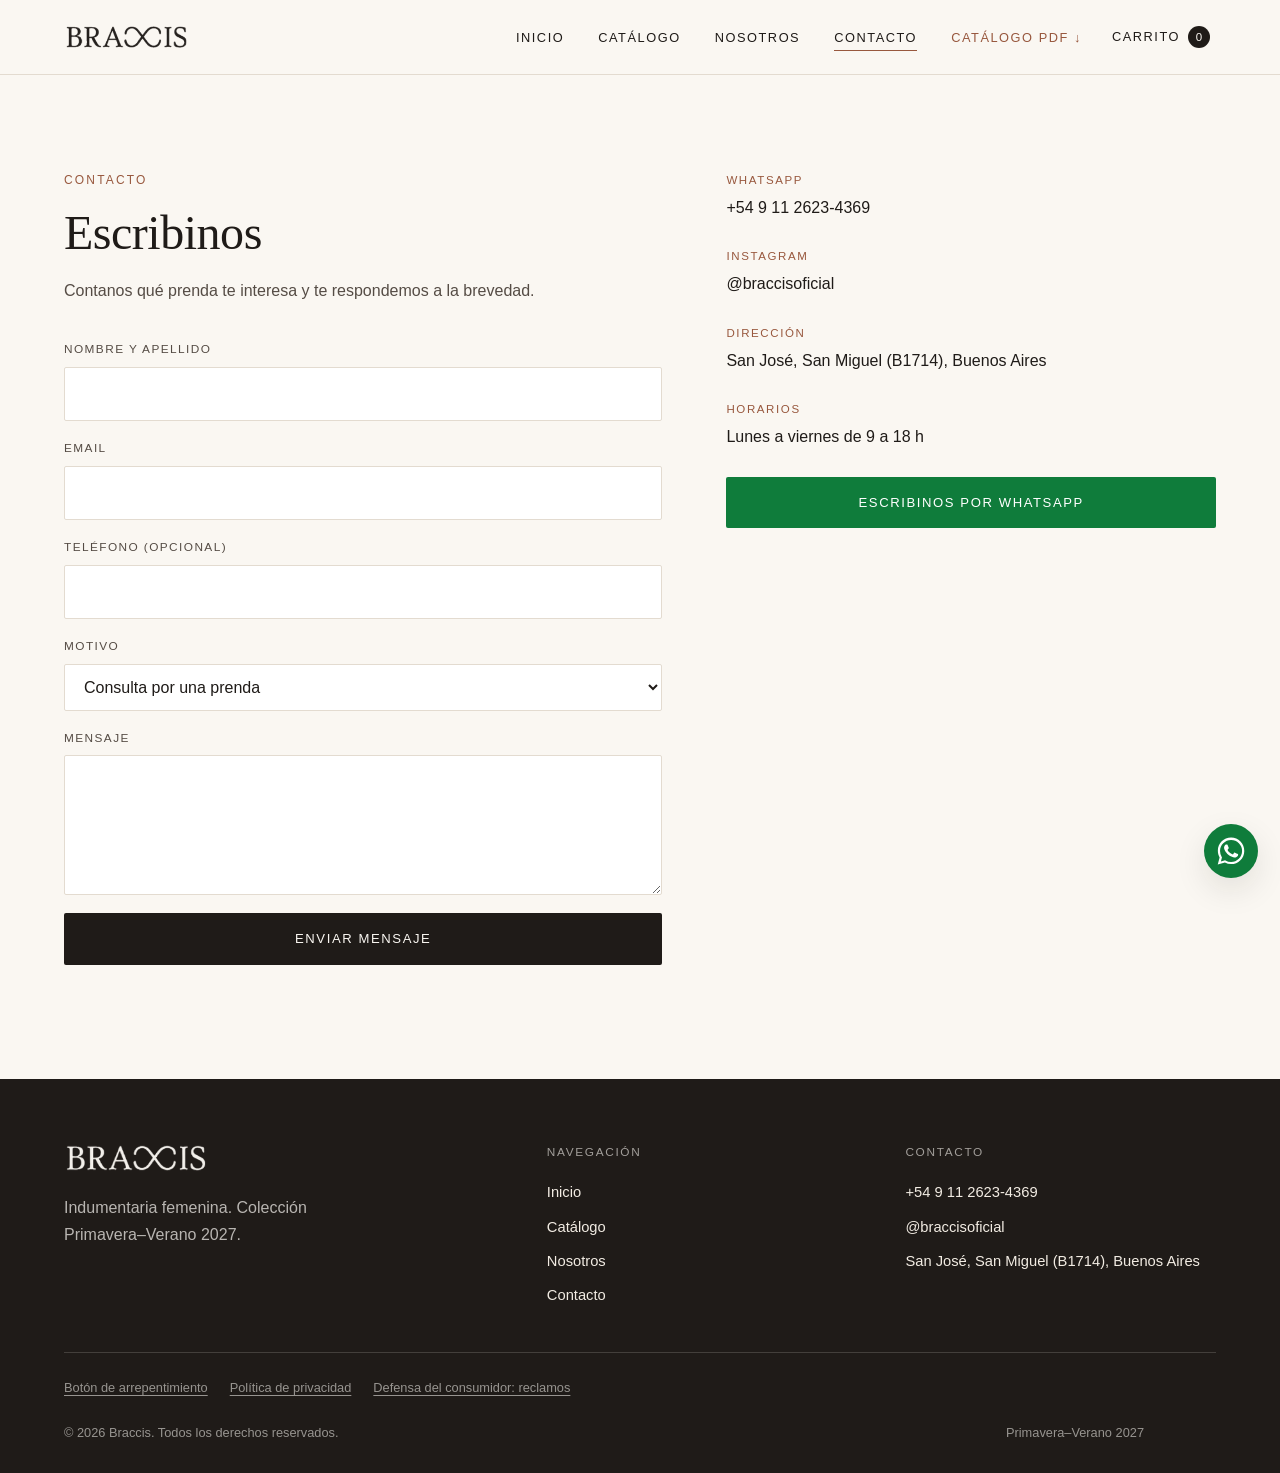
<file: contacto.html>
<!DOCTYPE html>
<html lang="es-AR">
<head>
  <meta charset="UTF-8">
  <!-- Reglas de seguridad metidas en la propia pagina.
       Hacen falta porque GitHub Pages no lee el archivo _headers.
       Si se publica en Netlify, manda _headers (que ademas agrega
       proteccion contra iframes y HTTPS forzado, que aca no se pueden). -->
  <meta http-equiv="Content-Security-Policy" content="default-src 'self'; script-src 'self'; style-src 'self' 'unsafe-inline' https://fonts.googleapis.com; font-src 'self' https://fonts.gstatic.com; img-src 'self' data: https:; connect-src 'self' https://formspree.io https://docs.google.com https://*.googleusercontent.com; media-src 'self' https:; form-action 'self' https://formspree.io; base-uri 'self'; object-src 'none'">
  <!-- ============ IMPORTANTE ============
       Le pide a Google y a los buscadores que NO indexen este sitio.
       Esta puesto porque esta direccion es una muestra temporal: si se
       da de baja, un link indexado seguiria apareciendo en las busquedas
       durante semanas.

       CUANDO EL SITIO SEA EL DEFINITIVO, HAY QUE BORRAR ESTA LINEA
       de las tres paginas. Si no, el sitio nunca aparece en Google.
       ==================================== -->
  <meta name="robots" content="noindex, nofollow">
  <meta name="viewport" content="width=device-width, initial-scale=1.0">
  <title>Contacto | Braccis</title>
  <meta name="description" content="Escribinos por WhatsApp, mail o completá el formulario. Te respondemos con disponibilidad, talles y precios.">


  <!-- Lo que se ve al pegar el link en WhatsApp, Instagram o Facebook.
       IMPORTANTE: og:image y og:url tienen que llevar la direccion
       COMPLETA del sitio publicado. Con ruta relativa, WhatsApp no
       muestra la miniatura. Ver herramientas/poner_dominio.py -->
  <meta property="og:type" content="website">
  <meta property="og:site_name" content="Braccis">
  <meta property="og:locale" content="es_AR">
  <meta property="og:title" content="Contacto | Braccis">
  <meta property="og:description" content="Escribinos por WhatsApp y te pasamos disponibilidad, talles y precios.">
  <meta property="og:url" content="https://santinogobbi07-hash.github.io/braccis/contacto.html">
  <meta property="og:image" content="https://santinogobbi07-hash.github.io/braccis/img/compartir.jpg">
  <meta property="og:image:width" content="1200">
  <meta property="og:image:height" content="630">
  <meta name="twitter:card" content="summary_large_image">

  <link rel="preconnect" href="https://fonts.googleapis.com">
  <link rel="preconnect" href="https://fonts.gstatic.com" crossorigin>
  <link href="https://fonts.googleapis.com/css2?family=Cormorant+Garamond:wght@300;400;500&family=Inter:wght@300;400;500&display=swap" rel="stylesheet">
  <link rel="icon" href="img/favicon.svg" type="image/svg+xml">
  <meta name="theme-color" content="#1f1b18">
  <link rel="stylesheet" href="css/styles.css">
</head>
<body>

  <!-- ============ HEADER ============ -->
  <header class="header">
    <div class="contenedor header__inner">
      <a href="index.html" class="logo"><img src="img/logo.png" alt="Braccis"></a>

      <nav class="nav">
        <ul class="nav__lista">
          <li><a class="nav__link" href="index.html">Inicio</a></li>
          <li><a class="nav__link" href="catalogo.html">Catálogo</a></li>
          <li><a class="nav__link" href="index.html#nosotros">Nosotros</a></li>
          <li><a class="nav__link" href="contacto.html" aria-current="page">Contacto</a></li>
          <li><a class="nav__link nav__link--pdf" href="docs/catalogo-braccis-pv2027.pdf" download>Catálogo PDF ↓</a></li>
        </ul>
      </nav>

      <!-- Carrito: el panel lo arma js/carrito.js -->
      <button type="button" class="carrito-boton" aria-label="Ver carrito">Carrito <span data-carrito-cantidad>0</span></button>

      <button class="hamburguesa" aria-label="Abrir menú" aria-expanded="false">
        <span></span><span></span><span></span>
      </button>
    </div>
  </header>

  <!-- ============ CONTACTO ============ -->
  <section class="seccion">
    <div class="contenedor dos-columnas">

      <!-- Columna izquierda: formulario -->
      <div class="aparece">
        <p class="antetitulo">Contacto</p>
        <h1 class="titulo-seccion">Escribinos</h1>
        <p class="bajada">Contanos qué prenda te interesa y te respondemos a la brevedad.</p>

        <!-- Hoy el formulario arma el mensaje y lo abre en WhatsApp.
             Para que llegue por mail, ver README.md > "Formulario de contacto". -->
        <form class="form" style="margin-top:36px" data-form>
          <div class="campo">
            <label for="nombre">Nombre y apellido</label>
            <input type="text" id="nombre" name="nombre" required>
          </div>

          <div class="campo">
            <label for="email">Email</label>
            <input type="email" id="email" name="email" required>
          </div>

          <div class="campo">
            <label for="telefono">Teléfono (opcional)</label>
            <input type="tel" id="telefono" name="telefono">
          </div>

          <div class="campo">
            <label for="asunto">Motivo</label>
            <select id="asunto" name="asunto">
              <option>Consulta por una prenda</option>
              <option>Disponibilidad y talles</option>
              <option>Precios</option>
              <option>Envíos</option>
              <option>Otro</option>
            </select>
          </div>

          <div class="campo">
            <label for="mensaje">Mensaje</label>
            <textarea id="mensaje" name="mensaje" required></textarea>
          </div>

          <!-- Trampa para robots de spam: es invisible y ninguna persona
               la completa. Si viene con texto, el envio se descarta.
               No se toca ni se borra. -->
          <div class="trampa" aria-hidden="true">
            <label for="apellido-2">No completar este campo</label>
            <input type="text" id="apellido-2" name="apellido-2" tabindex="-1" autocomplete="off">
          </div>

          <button type="submit" class="btn btn--primario">Enviar mensaje</button>
          <p class="form__nota" data-form-estado></p>
        </form>
      </div>

      <!-- Columna derecha: datos directos -->
      <div class="aparece">
        <div class="datos">
          <div class="dato">
            <p class="dato__clave">WhatsApp</p>
            <a data-empresa="telefonoVisible" href="#"></a>
          </div>

          <div class="dato">
            <p class="dato__clave">Email</p>
            <a data-empresa="email" href="#"></a>
          </div>

          <div class="dato">
            <p class="dato__clave">Instagram</p>
            <a data-empresa="instagramUsuario" href="#" target="_blank" rel="noopener"></a>
          </div>

          <div class="dato">
            <p class="dato__clave">Dirección</p>
            <p data-empresa="direccion"></p>
          </div>

          <div class="dato">
            <p class="dato__clave">Horarios</p>
            <p data-empresa="horarios"></p>
          </div>

          <a class="btn btn--wsp" data-wsp href="#">Escribinos por WhatsApp</a>
        </div>
      </div>

    </div>
  </section>

  <!-- ============ FOOTER ============ -->
  <footer class="footer">
    <div class="contenedor">
      <div class="footer__grid">
        <div>
          <p class="logo"><img src="img/logo-claro.png" alt="Braccis"></p>
          <p style="margin-top:14px;max-width:36ch;color:rgba(250,247,242,.7)" data-empresa="descripcionCorta"></p>
        </div>

        <div>
          <p class="footer__titulo">Navegación</p>
          <ul class="footer__lista">
            <li><a href="index.html">Inicio</a></li>
            <li><a href="catalogo.html">Catálogo</a></li>
            <li><a href="index.html#nosotros">Nosotros</a></li>
            <li><a href="contacto.html">Contacto</a></li>
          </ul>
        </div>

        <div>
          <p class="footer__titulo">Contacto</p>
          <ul class="footer__lista">
            <li><a data-empresa="email" href="#"></a></li>
            <li><a data-empresa="telefonoVisible" href="#"></a></li>
            <li><a data-empresa="instagramUsuario" href="#" target="_blank" rel="noopener"></a></li>
            <li data-empresa="direccion"></li>
          </ul>
        </div>
      </div>

      <!-- Datos legales. Los tres links los pide la Ley de Defensa del
           Consumidor. Razon social, CUIT y Data fiscal se completan en
           js/config.js; mientras esten vacios no se muestran. -->
      <div class="footer__legal">
        <ul class="footer__legal-links">
          <li><a href="arrepentimiento.html">Botón de arrepentimiento</a></li>
          <li><a href="privacidad.html">Política de privacidad</a></li>
          <li><a data-reclamos href="#" target="_blank" rel="noopener">Defensa del consumidor: reclamos</a></li>
        </ul>
        <p class="footer__legal-datos">
          <span class="dato-legal" data-empresa="razonSocial"></span>
          <span class="dato-legal">CUIT <span data-empresa="cuit"></span></span>
          <a class="footer__fiscal" data-fiscal href="#" target="_F960AFIPInfo" rel="noopener" hidden><img src="https://www.afip.gob.ar/images/f960/DATAWEB.jpg" alt="Data fiscal de ARCA" loading="lazy"></a>
        </p>
      </div>

      <div class="footer__abajo">
        <span>&copy; <span data-anio></span> Braccis. Todos los derechos reservados.</span>
        <span>Primavera–Verano 2027</span>
      </div>
    </div>
  </footer>

  <a class="wsp-flotante" data-wsp href="#" aria-label="Escribinos por WhatsApp">
    <svg width="28" height="28" viewBox="0 0 24 24" fill="#fff" aria-hidden="true">
      <path d="M17.47 14.38c-.3-.15-1.75-.86-2.02-.96-.27-.1-.47-.15-.67.15-.2.3-.77.96-.94 1.16-.17.2-.35.22-.64.07-.3-.15-1.25-.46-2.38-1.47-.88-.79-1.48-1.76-1.65-2.06-.17-.3-.02-.46.13-.6.13-.13.3-.35.45-.52.15-.17.2-.3.3-.5.1-.2.05-.37-.02-.52-.08-.15-.67-1.61-.92-2.2-.24-.58-.49-.5-.67-.51h-.57c-.2 0-.52.07-.79.37-.27.3-1.04 1.01-1.04 2.47s1.06 2.87 1.21 3.07c.15.2 2.1 3.2 5.08 4.49.71.3 1.26.49 1.69.63.71.22 1.36.19 1.87.12.57-.09 1.75-.72 2-1.41.25-.69.25-1.28.17-1.41-.07-.13-.27-.2-.57-.35zM12.05 21.5h-.01a9.42 9.42 0 0 1-4.8-1.32l-.34-.2-3.57.94.95-3.48-.22-.36a9.4 9.4 0 0 1-1.44-5.02c0-5.2 4.23-9.43 9.44-9.43a9.37 9.37 0 0 1 6.67 2.77 9.35 9.35 0 0 1 2.76 6.67c0 5.2-4.23 9.43-9.44 9.43zM20.14 3.85A11.28 11.28 0 0 0 12.05.5C5.8.5.72 5.58.72 11.82c0 2 .52 3.95 1.52 5.67L.62 23.5l6.15-1.61a11.3 11.3 0 0 0 5.28 1.34h.01c6.24 0 11.32-5.08 11.32-11.32 0-3.03-1.18-5.87-3.24-8.01z"/>
    </svg>
  </a>

  <script src="js/config.js"></script>
  <script src="js/productos.js"></script>
  <script src="js/catalogo.js"></script>
  <script src="js/hoja.js"></script>
  <script src="js/carrito.js"></script>
  <script src="js/main.js"></script>
  <script src="js/contacto.js"></script>
</body>
</html>
</file>
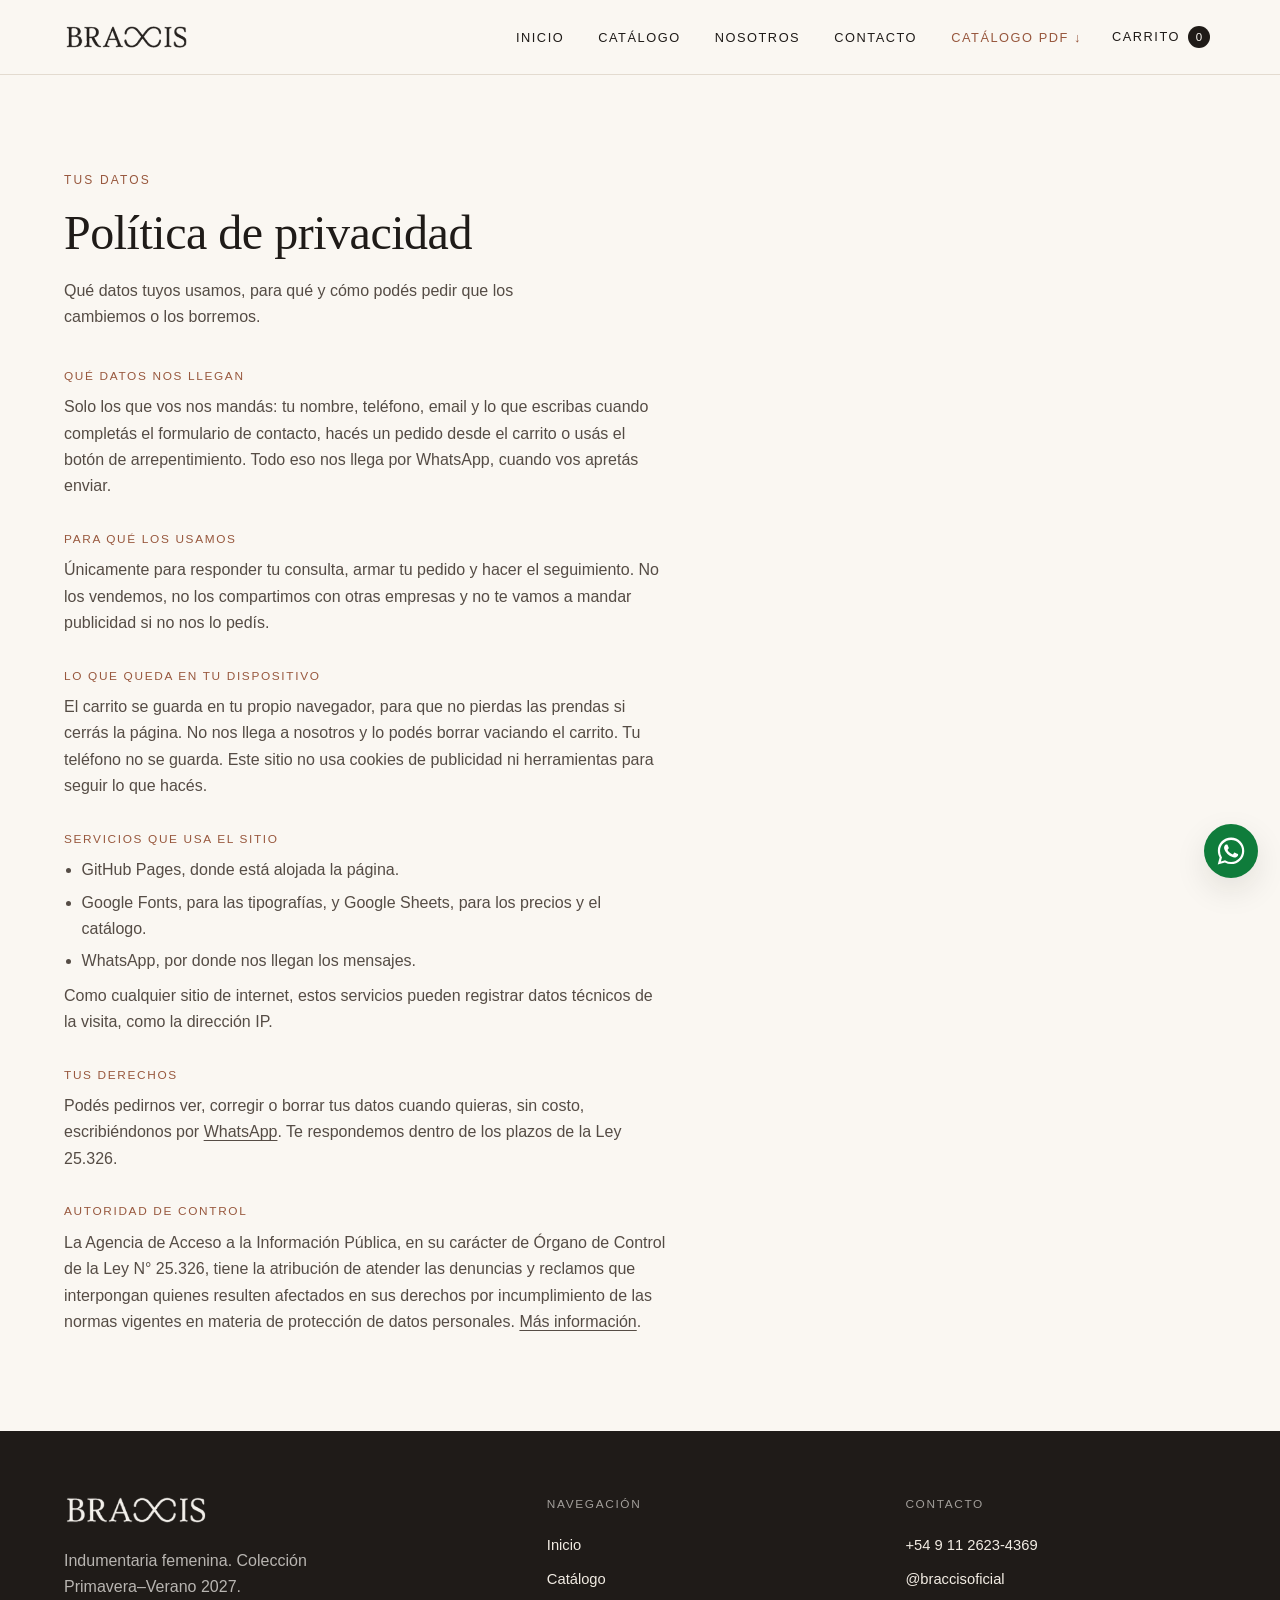
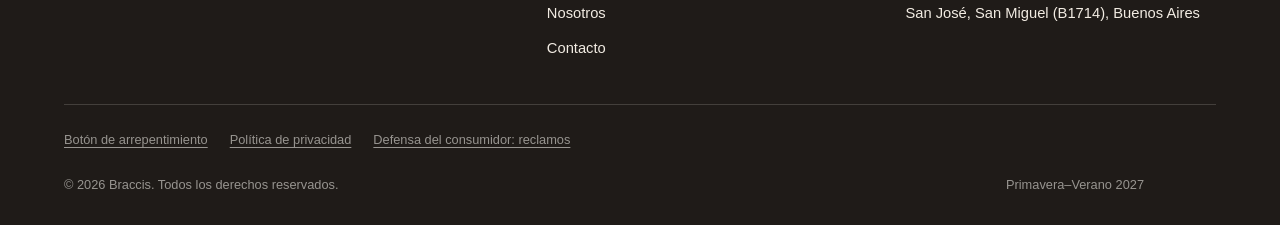
<file: privacidad.html>
<!DOCTYPE html>
<html lang="es-AR">
<head>
  <meta charset="UTF-8">
  <!-- Reglas de seguridad metidas en la propia pagina.
       Hacen falta porque GitHub Pages no lee el archivo _headers.
       Si se publica en Netlify, manda _headers (que ademas agrega
       proteccion contra iframes y HTTPS forzado, que aca no se pueden). -->
  <meta http-equiv="Content-Security-Policy" content="default-src 'self'; script-src 'self'; style-src 'self' 'unsafe-inline' https://fonts.googleapis.com; font-src 'self' https://fonts.gstatic.com; img-src 'self' data: https:; connect-src 'self' https://formspree.io https://docs.google.com https://*.googleusercontent.com; media-src 'self' https:; form-action 'self' https://formspree.io; base-uri 'self'; object-src 'none'">
  <!-- ============ IMPORTANTE ============
       Le pide a Google y a los buscadores que NO indexen este sitio.
       Esta puesto porque esta direccion es una muestra temporal: si se
       da de baja, un link indexado seguiria apareciendo en las busquedas
       durante semanas.

       CUANDO EL SITIO SEA EL DEFINITIVO, HAY QUE BORRAR ESTA LINEA
       de las tres paginas. Si no, el sitio nunca aparece en Google.
       ==================================== -->
  <meta name="robots" content="noindex, nofollow">
  <meta name="viewport" content="width=device-width, initial-scale=1.0">
  <title>Política de privacidad | Braccis</title>
  <meta name="description" content="Qué datos usa Braccis, para qué y cómo pedir que los cambiemos o los borremos.">


  <!-- Lo que se ve al pegar el link en WhatsApp, Instagram o Facebook.
       IMPORTANTE: og:image y og:url tienen que llevar la direccion
       COMPLETA del sitio publicado. Con ruta relativa, WhatsApp no
       muestra la miniatura. Ver herramientas/poner_dominio.py -->
  <meta property="og:type" content="website">
  <meta property="og:site_name" content="Braccis">
  <meta property="og:locale" content="es_AR">
  <meta property="og:title" content="Política de privacidad | Braccis">
  <meta property="og:description" content="Qué datos usa Braccis y cómo pedir que los cambiemos o los borremos.">
  <meta property="og:url" content="https://santinogobbi07-hash.github.io/braccis/privacidad.html">
  <meta property="og:image" content="https://santinogobbi07-hash.github.io/braccis/img/compartir.jpg">
  <meta property="og:image:width" content="1200">
  <meta property="og:image:height" content="630">
  <meta name="twitter:card" content="summary_large_image">

  <link rel="preconnect" href="https://fonts.googleapis.com">
  <link rel="preconnect" href="https://fonts.gstatic.com" crossorigin>
  <link href="https://fonts.googleapis.com/css2?family=Cormorant+Garamond:wght@300;400;500&family=Inter:wght@300;400;500&display=swap" rel="stylesheet">
  <link rel="icon" href="img/favicon.svg" type="image/svg+xml">
  <meta name="theme-color" content="#1f1b18">
  <link rel="stylesheet" href="css/styles.css">
</head>
<body>

  <!-- ============ HEADER ============ -->
  <header class="header">
    <div class="contenedor header__inner">
      <a href="index.html" class="logo"><img src="img/logo.png" alt="Braccis"></a>

      <nav class="nav">
        <ul class="nav__lista">
          <li><a class="nav__link" href="index.html">Inicio</a></li>
          <li><a class="nav__link" href="catalogo.html">Catálogo</a></li>
          <li><a class="nav__link" href="index.html#nosotros">Nosotros</a></li>
          <li><a class="nav__link" href="contacto.html">Contacto</a></li>
          <li><a class="nav__link nav__link--pdf" href="docs/catalogo-braccis-pv2027.pdf" download>Catálogo PDF ↓</a></li>
        </ul>
      </nav>

      <!-- Carrito: el panel lo arma js/carrito.js -->
      <button type="button" class="carrito-boton" aria-label="Ver carrito">Carrito <span data-carrito-cantidad>0</span></button>

      <button class="hamburguesa" aria-label="Abrir menú" aria-expanded="false">
        <span></span><span></span><span></span>
      </button>
    </div>
  </header>

  <!-- ============ POLITICA DE PRIVACIDAD ============
       Pedida por la Ley 25.326 de Proteccion de Datos Personales.
       Describe lo que el sitio hace HOY. Si se agrega algo que junte
       datos (Google Analytics, pixel de Meta, formulario por mail,
       newsletter), hay que actualizar este texto. -->
  <section class="seccion">
    <div class="contenedor">
      <p class="antetitulo">Tus datos</p>
      <h1 class="titulo-seccion">Política de privacidad</h1>
      <p class="bajada">Qué datos tuyos usamos, para qué y cómo podés pedir que los cambiemos o los borremos.</p>

      <div class="texto-legal">
        <div>
          <h2>Qué datos nos llegan</h2>
          <p>Solo los que vos nos mandás: tu nombre, teléfono, email y lo que escribas cuando completás el formulario de contacto, hacés un pedido desde el carrito o usás el botón de arrepentimiento. Todo eso nos llega por WhatsApp, cuando vos apretás enviar.</p>
        </div>

        <div>
          <h2>Para qué los usamos</h2>
          <p>Únicamente para responder tu consulta, armar tu pedido y hacer el seguimiento. No los vendemos, no los compartimos con otras empresas y no te vamos a mandar publicidad si no nos lo pedís.</p>
        </div>

        <div>
          <h2>Lo que queda en tu dispositivo</h2>
          <p>El carrito se guarda en tu propio navegador, para que no pierdas las prendas si cerrás la página. No nos llega a nosotros y lo podés borrar vaciando el carrito. Tu teléfono no se guarda. Este sitio no usa cookies de publicidad ni herramientas para seguir lo que hacés.</p>
        </div>

        <div>
          <h2>Servicios que usa el sitio</h2>
          <ul>
            <li>GitHub Pages, donde está alojada la página.</li>
            <li>Google Fonts, para las tipografías, y Google Sheets, para los precios y el catálogo.</li>
            <li>WhatsApp, por donde nos llegan los mensajes.</li>
          </ul>
          <p style="margin-top:8px">Como cualquier sitio de internet, estos servicios pueden registrar datos técnicos de la visita, como la dirección IP.</p>
        </div>

        <div>
          <h2>Tus derechos</h2>
          <p>Podés pedirnos ver, corregir o borrar tus datos cuando quieras, sin costo, escribiéndonos por <a data-wsp href="#">WhatsApp</a>. Te respondemos dentro de los plazos de la Ley 25.326.</p>
        </div>

        <div>
          <h2>Autoridad de control</h2>
          <p>La Agencia de Acceso a la Información Pública, en su carácter de Órgano de Control de la Ley N° 25.326, tiene la atribución de atender las denuncias y reclamos que interpongan quienes resulten afectados en sus derechos por incumplimiento de las normas vigentes en materia de protección de datos personales. <a href="https://www.argentina.gob.ar/aaip/datospersonales" target="_blank" rel="noopener">Más información</a>.</p>
        </div>
      </div>
    </div>
  </section>

  <!-- ============ FOOTER ============ -->
  <footer class="footer">
    <div class="contenedor">
      <div class="footer__grid">
        <div>
          <p class="logo"><img src="img/logo-claro.png" alt="Braccis"></p>
          <p style="margin-top:14px;max-width:36ch;color:rgba(250,247,242,.7)" data-empresa="descripcionCorta"></p>
        </div>

        <div>
          <p class="footer__titulo">Navegación</p>
          <ul class="footer__lista">
            <li><a href="index.html">Inicio</a></li>
            <li><a href="catalogo.html">Catálogo</a></li>
            <li><a href="index.html#nosotros">Nosotros</a></li>
            <li><a href="contacto.html">Contacto</a></li>
          </ul>
        </div>

        <div>
          <p class="footer__titulo">Contacto</p>
          <ul class="footer__lista">
            <li><a data-empresa="email" href="#"></a></li>
            <li><a data-empresa="telefonoVisible" href="#"></a></li>
            <li><a data-empresa="instagramUsuario" href="#" target="_blank" rel="noopener"></a></li>
            <li data-empresa="direccion"></li>
          </ul>
        </div>
      </div>

      <!-- Datos legales. Los tres links los pide la Ley de Defensa del
           Consumidor. Razon social, CUIT y Data fiscal se completan en
           js/config.js; mientras esten vacios no se muestran. -->
      <div class="footer__legal">
        <ul class="footer__legal-links">
          <li><a href="arrepentimiento.html">Botón de arrepentimiento</a></li>
          <li><a href="privacidad.html">Política de privacidad</a></li>
          <li><a data-reclamos href="#" target="_blank" rel="noopener">Defensa del consumidor: reclamos</a></li>
        </ul>
        <p class="footer__legal-datos">
          <span class="dato-legal" data-empresa="razonSocial"></span>
          <span class="dato-legal">CUIT <span data-empresa="cuit"></span></span>
          <a class="footer__fiscal" data-fiscal href="#" target="_F960AFIPInfo" rel="noopener" hidden><img src="https://www.afip.gob.ar/images/f960/DATAWEB.jpg" alt="Data fiscal de ARCA" loading="lazy"></a>
        </p>
      </div>

      <div class="footer__abajo">
        <span>&copy; <span data-anio></span> Braccis. Todos los derechos reservados.</span>
        <span>Primavera–Verano 2027</span>
      </div>
    </div>
  </footer>

  <a class="wsp-flotante" data-wsp href="#" aria-label="Escribinos por WhatsApp">
    <svg width="28" height="28" viewBox="0 0 24 24" fill="#fff" aria-hidden="true">
      <path d="M17.47 14.38c-.3-.15-1.75-.86-2.02-.96-.27-.1-.47-.15-.67.15-.2.3-.77.96-.94 1.16-.17.2-.35.22-.64.07-.3-.15-1.25-.46-2.38-1.47-.88-.79-1.48-1.76-1.65-2.06-.17-.3-.02-.46.13-.6.13-.13.3-.35.45-.52.15-.17.2-.3.3-.5.1-.2.05-.37-.02-.52-.08-.15-.67-1.61-.92-2.2-.24-.58-.49-.5-.67-.51h-.57c-.2 0-.52.07-.79.37-.27.3-1.04 1.01-1.04 2.47s1.06 2.87 1.21 3.07c.15.2 2.1 3.2 5.08 4.49.71.3 1.26.49 1.69.63.71.22 1.36.19 1.87.12.57-.09 1.75-.72 2-1.41.25-.69.25-1.28.17-1.41-.07-.13-.27-.2-.57-.35zM12.05 21.5h-.01a9.42 9.42 0 0 1-4.8-1.32l-.34-.2-3.57.94.95-3.48-.22-.36a9.4 9.4 0 0 1-1.44-5.02c0-5.2 4.23-9.43 9.44-9.43a9.37 9.37 0 0 1 6.67 2.77 9.35 9.35 0 0 1 2.76 6.67c0 5.2-4.23 9.43-9.44 9.43zM20.14 3.85A11.28 11.28 0 0 0 12.05.5C5.8.5.72 5.58.72 11.82c0 2 .52 3.95 1.52 5.67L.62 23.5l6.15-1.61a11.3 11.3 0 0 0 5.28 1.34h.01c6.24 0 11.32-5.08 11.32-11.32 0-3.03-1.18-5.87-3.24-8.01z"/>
    </svg>
  </a>

  <script src="js/config.js"></script>
  <script src="js/productos.js"></script>
  <script src="js/catalogo.js"></script>
  <script src="js/hoja.js"></script>
  <script src="js/carrito.js"></script>
  <script src="js/main.js"></script>
</body>
</html>
</file>
<file: css/styles.css>
/* ============================================================
   Braccis - hoja de estilos principal
   Paleta, tipografia y componentes compartidos por todo el sitio
   ============================================================ */

:root {
  /* Colores */
  --crema:      #faf7f2;
  --crema-alt:  #f2ece3;
  --tinta:      #1f1b18;
  --tinta-soft: #554c45;
  --linea:      #e3dbd0;
  --acento:     #98583e;   /* terracota (oscurecido para que el texto
                              chico llegue al contraste minimo AA) */
  --acento-osc: #8a4f38;
  --blanco:     #ffffff;

  /* Tipografia */
  --display: "Cormorant Garamond", Georgia, "Times New Roman", serif;
  --texto:   "Inter", -apple-system, "Segoe UI", Roboto, Helvetica, Arial, sans-serif;

  /* Medidas */
  --ancho:   1200px;
  --radio:   2px;
  --sombra:  0 12px 32px rgba(31, 27, 24, .10);
  --trans:   .25s ease;
}

/* ---------- Reset ---------- */
*, *::before, *::after { box-sizing: border-box; }
body, h1, h2, h3, h4, p, figure, ul, ol { margin: 0; padding: 0; }
ul, ol { list-style: none; }
img { max-width: 100%; display: block; }
a { color: inherit; text-decoration: none; }
button { font: inherit; cursor: pointer; border: none; background: none; color: inherit; }
input, select, textarea { font: inherit; color: inherit; }

html { scroll-behavior: smooth; }

body {
  font-family: var(--texto);
  font-size: 16px;
  line-height: 1.65;
  color: var(--tinta);
  background: var(--crema);
  -webkit-font-smoothing: antialiased;
}

/* ---------- Utilidades ---------- */
.contenedor {
  width: 100%;
  max-width: var(--ancho);
  margin-inline: auto;
  padding-inline: 24px;
}

.seccion { padding-block: 96px; }
.seccion--alt { background: var(--crema-alt); }

.titulo-seccion {
  font-family: var(--display);
  font-size: clamp(2rem, 4vw, 3rem);
  font-weight: 500;
  line-height: 1.15;
  letter-spacing: -.01em;
}

.antetitulo {
  font-size: .75rem;
  letter-spacing: .18em;
  text-transform: uppercase;
  color: var(--acento);
  margin-bottom: 14px;
}

.bajada {
  color: var(--tinta-soft);
  max-width: 58ch;
  margin-top: 18px;
}

.centrado { text-align: center; }
.centrado .bajada { margin-inline: auto; }

/* ---------- Botones ---------- */
.btn {
  display: inline-flex;
  align-items: center;
  justify-content: center;
  gap: 10px;
  padding: 14px 30px;
  border-radius: var(--radio);
  font-size: .82rem;
  letter-spacing: .12em;
  text-transform: uppercase;
  transition: var(--trans);
  border: 1px solid transparent;
}
.btn--primario { background: var(--tinta); color: var(--crema); }
.btn--primario:hover { background: var(--acento); }
.btn--linea { border-color: var(--tinta); color: var(--tinta); }
.btn--linea:hover { background: var(--tinta); color: var(--crema); }
.btn--wsp { background: #0f7c3b; color: #fff; }
.btn--wsp:hover { background: #0d7035; }

/* ---------- Header ---------- */
.header {
  position: sticky;
  top: 0;
  z-index: 50;
  background: rgba(250, 247, 242, .92);
  backdrop-filter: blur(10px);
  border-bottom: 1px solid var(--linea);
}
.header__inner {
  display: flex;
  align-items: center;
  justify-content: space-between;
  gap: 24px;
  min-height: 74px;
}
/* El logo es la imagen sacada del catalogo (img/logo.png).
   Se cambia el alto y listo, el ancho se ajusta solo. */
.logo { display: inline-block; line-height: 0; }
.logo img { height: 26px; width: auto; }
.footer .logo img { height: 30px; }

/* Fallback: si algun dia se saca la imagen, el texto sigue funcionando */
.logo--texto {
  font-family: var(--display);
  font-size: 1.65rem;
  letter-spacing: .22em;
  text-transform: uppercase;
  line-height: 1.2;
}
.nav__lista { display: flex; gap: 34px; }
.nav__link {
  font-size: .8rem;
  letter-spacing: .12em;
  text-transform: uppercase;
  padding-block: 6px;
  position: relative;
}
.nav__link::after {
  content: "";
  position: absolute;
  left: 0; bottom: 0;
  width: 0; height: 1px;
  background: var(--acento);
  transition: var(--trans);
}
.nav__link:hover::after,
.nav__link[aria-current="page"]::after { width: 100%; }

/* Boton hamburguesa (solo movil) */
.hamburguesa { display: none; width: 26px; height: 18px; position: relative; }
.hamburguesa span {
  position: absolute; left: 0;
  width: 100%; height: 1.5px;
  background: var(--tinta);
  transition: var(--trans);
}
.hamburguesa span:nth-child(1) { top: 0; }
.hamburguesa span:nth-child(2) { top: 50%; transform: translateY(-50%); }
.hamburguesa span:nth-child(3) { bottom: 0; }
.hamburguesa[aria-expanded="true"] span:nth-child(1) { top: 50%; transform: rotate(45deg); }
.hamburguesa[aria-expanded="true"] span:nth-child(2) { opacity: 0; }
.hamburguesa[aria-expanded="true"] span:nth-child(3) { bottom: auto; top: 50%; transform: rotate(-45deg); }

/* ---------- Hero ---------- */
.hero {
  min-height: 78vh;
  display: grid;
  place-items: center;
  text-align: center;
  padding-block: 110px;
  /* Para cambiar la foto de portada, reemplazar la ruta de url() */
  background:
    linear-gradient(rgba(31,27,24,.42), rgba(31,27,24,.52)),
    url("../img/prendas/jeans-cird.jpg") center 6% / cover no-repeat,
    var(--tinta-soft);
  color: var(--crema);
}
.hero__antetitulo {
  font-size: .75rem;
  letter-spacing: .22em;
  text-transform: uppercase;
  color: rgba(250, 247, 242, .8);
  margin-bottom: 20px;
}
.hero__titulo {
  font-family: var(--display);
  font-weight: 400;
  font-size: clamp(2.6rem, 7vw, 5rem);
  line-height: 1.05;
  letter-spacing: -.02em;
}
.hero__bajada {
  margin: 22px auto 36px;
  max-width: 52ch;
  font-size: 1.05rem;
  color: rgba(250, 247, 242, .9);
}
.hero__acciones { display: flex; gap: 16px; justify-content: center; flex-wrap: wrap; }
.hero .btn--linea { border-color: var(--crema); color: var(--crema); }
.hero .btn--linea:hover { background: var(--crema); color: var(--tinta); }

/* ---------- Grilla de categorias ---------- */
.grilla-categorias {
  display: grid;
  grid-template-columns: repeat(auto-fit, minmax(260px, 1fr));
  gap: 20px;
  margin-top: 52px;
}
.categoria {
  position: relative;
  aspect-ratio: 3 / 4;
  overflow: hidden;
  background: var(--crema-alt);
  display: block;
}
.categoria img { width: 100%; height: 100%; object-fit: cover; transition: transform .6s ease; }
.categoria:hover img { transform: scale(1.05); }
.categoria__etiqueta {
  position: absolute;
  inset: auto 0 0 0;
  padding: 22px;
  background: linear-gradient(transparent, rgba(31,27,24,.75));
  color: var(--crema);
  font-family: var(--display);
  font-size: 1.5rem;
}

/* ---------- Catalogo ---------- */
.filtros {
  display: flex;
  flex-wrap: wrap;
  align-items: center;
  gap: 12px;
  padding-block: 28px;
  border-bottom: 1px solid var(--linea);
}
.filtros__grupo { display: flex; flex-wrap: wrap; gap: 8px; }
.chip {
  padding: 9px 18px;
  border: 1px solid var(--linea);
  border-radius: 999px;
  font-size: .8rem;
  letter-spacing: .06em;
  background: var(--blanco);
  transition: var(--trans);
}
.chip:hover { border-color: var(--tinta); }
.chip[aria-pressed="true"] { background: var(--tinta); color: var(--crema); border-color: var(--tinta); }

.buscador {
  margin-left: auto;
  display: flex;
  align-items: center;
  gap: 10px;
  border: 1px solid var(--linea);
  background: var(--blanco);
  padding: 10px 16px;
  min-width: 240px;
}
.buscador input { border: none; outline: none; width: 100%; background: transparent; font-size: .9rem; }

.contador {
  padding-block: 22px;
  font-size: .85rem;
  color: var(--tinta-soft);
}

.grilla-productos {
  display: grid;
  grid-template-columns: repeat(auto-fill, minmax(240px, 1fr));
  gap: 32px 24px;
  padding-bottom: 80px;
}

.producto { cursor: pointer; }
.producto__figura {
  position: relative;
  aspect-ratio: 3 / 4;
  background: var(--crema-alt);
  overflow: hidden;
  margin-bottom: 14px;
}
.producto__figura img { width: 100%; height: 100%; object-fit: cover; transition: transform .6s ease; }
.producto:hover .producto__figura img { transform: scale(1.04); }
.producto__placeholder {
  width: 100%; height: 100%;
  display: grid; place-items: center;
  font-family: var(--display);
  font-size: 2.4rem;
  color: #cfc4b5;
  background: repeating-linear-gradient(45deg, var(--crema-alt) 0 12px, #ece5da 12px 24px);
}
.producto__nombre { font-family: var(--display); font-size: 1.3rem; line-height: 1.2; }
.producto__codigo { font-size: .72rem; letter-spacing: .12em; color: var(--tinta-soft); text-transform: uppercase; margin-top: 4px; }
.producto__precio { margin-top: 8px; font-size: .95rem; }
.producto__colores { display: flex; gap: 6px; margin-top: 10px; min-height: 15px; }

/* Cada bolita es el circulito recortado del catalogo, no un color plano */
.punto-color {
  width: 15px;
  height: 15px;
  border-radius: 50%;
  border: 1px solid var(--linea);
  object-fit: cover;
  flex: 0 0 auto;
}

/* Lista de colores dentro de la ficha */
.colores-lista { display: flex; flex-wrap: wrap; gap: 6px 14px; }
.color-item { display: inline-flex; align-items: center; gap: 6px; }

.vacio { padding: 80px 0; text-align: center; color: var(--tinta-soft); }

/* ---------- Modal de producto ---------- */
.modal {
  position: fixed;
  inset: 0;
  z-index: 100;
  display: none;
  place-items: center;
  padding: 24px;
  background: rgba(31, 27, 24, .55);
}
.modal.abierto { display: grid; }
.modal__caja {
  background: var(--crema);
  max-width: 900px;
  width: 100%;
  max-height: 90vh;
  overflow-y: auto;
  display: grid;
  grid-template-columns: 1fr 1fr;
  position: relative;
  box-shadow: var(--sombra);
}
.modal__cerrar {
  position: absolute;
  top: 14px; right: 16px;
  font-size: 1.8rem;
  line-height: 1;
  z-index: 2;
}
.modal__media { background: var(--crema-alt); }
.modal__figura { background: var(--crema-alt); aspect-ratio: 3/4; }
.modal__figura img { width: 100%; height: 100%; object-fit: cover; }

/* Tira de miniaturas: la principal mas las fotos de los otros colores */
.miniaturas {
  display: flex;
  gap: 8px;
  padding: 10px;
  overflow-x: auto;
}
.miniatura {
  flex: 0 0 58px;
  height: 78px;
  padding: 0;
  border: 1px solid transparent;
  background: var(--blanco);
  opacity: .6;
  transition: var(--trans);
}
.miniatura img { width: 100%; height: 100%; object-fit: cover; }
.miniatura:hover { opacity: 1; }
.miniatura[aria-current="true"] { opacity: 1; border-color: var(--tinta); }
.modal__info { padding: 44px 40px; }
.modal__nombre { font-family: var(--display); font-size: 2.1rem; line-height: 1.1; }
.ficha { margin-top: 26px; border-top: 1px solid var(--linea); }
.ficha__fila { display: flex; gap: 16px; padding: 12px 0; border-bottom: 1px solid var(--linea); font-size: .9rem; }
.ficha__clave { min-width: 110px; color: var(--tinta-soft); letter-spacing: .06em; text-transform: uppercase; font-size: .72rem; padding-top: 3px; }
.talles { display: flex; flex-wrap: wrap; gap: 8px; }
.talle { border: 1px solid var(--linea); padding: 5px 13px; font-size: .8rem; background: var(--blanco); }

/* ---------- Formulario ---------- */
.form { display: grid; gap: 18px; max-width: 620px; }
.campo { display: grid; gap: 7px; }
.campo label { font-size: .74rem; letter-spacing: .12em; text-transform: uppercase; color: var(--tinta-soft); }
.campo input, .campo textarea, .campo select {
  border: 1px solid var(--linea);
  background: var(--blanco);
  padding: 13px 15px;
  border-radius: var(--radio);
  outline: none;
  transition: var(--trans);
}
.campo input:focus, .campo textarea:focus, .campo select:focus { border-color: var(--acento); }
.campo textarea { min-height: 140px; resize: vertical; }
.form__nota { font-size: .82rem; color: var(--tinta-soft); }

/* ---------- Datos de contacto ---------- */
.datos { display: grid; gap: 26px; }
.dato__clave { font-size: .72rem; letter-spacing: .14em; text-transform: uppercase; color: var(--acento); margin-bottom: 5px; }
.dato a:hover { color: var(--acento); }

.dos-columnas {
  display: grid;
  grid-template-columns: 1.1fr .9fr;
  gap: 64px;
  align-items: start;
}

/* ---------- Footer ---------- */
.footer {
  background: var(--tinta);
  color: var(--crema-alt);
  padding-block: 64px 30px;
}
.footer a:hover { color: var(--blanco); }
.footer__grid {
  display: grid;
  grid-template-columns: 1.4fr 1fr 1fr;
  gap: 48px;
  padding-bottom: 44px;
  border-bottom: 1px solid rgba(250, 247, 242, .16);
}
.footer__titulo { font-size: .74rem; letter-spacing: .14em; text-transform: uppercase; margin-bottom: 18px; color: rgba(250,247,242,.6); }
.footer__lista { display: grid; gap: 10px; font-size: .92rem; }
.footer__abajo {
  padding-top: 24px;
  display: flex;
  justify-content: space-between;
  flex-wrap: wrap;
  gap: 12px;
  font-size: .8rem;
  color: rgba(250, 247, 242, .55);
}

/* ---------- WhatsApp flotante ---------- */
.wsp-flotante {
  position: fixed;
  right: 22px; bottom: 22px;
  z-index: 60;
  width: 54px; height: 54px;
  border-radius: 50%;
  background: #0f7c3b;
  display: grid;
  place-items: center;
  box-shadow: var(--sombra);
  transition: var(--trans);
}
.wsp-flotante:hover { transform: scale(1.07); }

/* ---------- Animacion de entrada ---------- */
.aparece { opacity: 0; transform: translateY(20px); transition: opacity .7s ease, transform .7s ease; }
.aparece.visible { opacity: 1; transform: none; }

/* ---------- Responsive ---------- */
@media (max-width: 900px) {
  .seccion { padding-block: 68px; }
  .dos-columnas { grid-template-columns: 1fr; gap: 44px; }
  .modal__caja { grid-template-columns: 1fr; }
  .modal__figura { aspect-ratio: 4/3; }
  .modal__info { padding: 30px 26px 40px; }
  .footer__grid { grid-template-columns: 1fr; gap: 34px; }

  .hamburguesa { display: block; }
  .nav {
    position: absolute;
    top: 100%; left: 0; right: 0;
    background: var(--crema);
    border-bottom: 1px solid var(--linea);
    display: none;
  }
  .nav.abierta { display: block; }
  .nav__lista { flex-direction: column; gap: 0; padding: 12px 24px 24px; }
  .nav__link { padding-block: 14px; border-bottom: 1px solid var(--linea); }
}

@media (max-width: 560px) {
  .grilla-productos { grid-template-columns: repeat(2, 1fr); gap: 24px 14px; }
  .buscador { margin-left: 0; width: 100%; }
  .btn { padding: 13px 24px; }
}

@media (prefers-reduced-motion: reduce) {
  * { animation: none !important; transition: none !important; }
  .aparece { opacity: 1; transform: none; }
}

/* ---------- Foco visible al navegar con teclado ---------- */
:focus-visible {
  outline: 2px solid var(--acento);
  outline-offset: 3px;
}
.hero :focus-visible,
.footer :focus-visible { outline-color: var(--crema); }

/* El boton flotante de WhatsApp se apoya sobre la esquina inferior derecha:
   se le reserva lugar para que no tape el texto del pie */
@media (max-width: 1320px) {
  .footer__abajo { padding-right: 72px; }
}
@media (max-width: 560px) {
  .footer__abajo { padding-right: 0; padding-bottom: 60px; }
}

/* Campo trampa contra robots de spam: invisible para las personas,
   pero los robots lo completan igual. Ver contacto.html */
.trampa {
  position: absolute;
  left: -9999px;
  width: 1px;
  height: 1px;
  overflow: hidden;
}

/* ============================================================
   FUNCIONES NUEVAS: video de portada, compra y carrito
   ------------------------------------------------------------
   Todo lo de abajo se agrego sin tocar ninguna regla anterior.
   Usa los mismos colores, letras y botones del diseno aprobado.
   ============================================================ */

/* Que "hidden" gane siempre, aunque un componente tenga display propio */
[hidden] { display: none !important; }

/* ---------- Video de portada ----------
   Queda debajo del texto, con el mismo oscurecido que la foto.
   Arranca transparente y aparece solo cuando de verdad se reproduce. */
.hero { position: relative; overflow: hidden; isolation: isolate; }
.hero__video {
  position: absolute;
  inset: 0;
  width: 100%;
  height: 100%;
  object-fit: cover;
  z-index: -2;
  opacity: 0;
  transition: opacity .8s ease;
  pointer-events: none;
}
.hero--con-video .hero__video { opacity: 1; }
.hero--con-video::before {
  content: "";
  position: absolute;
  inset: 0;
  z-index: -1;
  background: linear-gradient(rgba(31,27,24,.42), rgba(31,27,24,.52));
  pointer-events: none;
}

/* ---------- Boton del carrito en el encabezado ---------- */
.nav { margin-left: auto; }
.carrito-boton {
  display: inline-flex;
  align-items: center;
  gap: 8px;
  font-size: .8rem;
  letter-spacing: .12em;
  text-transform: uppercase;
  padding-block: 6px;
}
.carrito-boton [data-carrito-cantidad] {
  min-width: 22px;
  height: 22px;
  padding-inline: 6px;
  border-radius: 999px;
  background: var(--tinta);
  color: var(--crema);
  font-size: .72rem;
  letter-spacing: 0;
  display: inline-grid;
  place-items: center;
  font-variant-numeric: tabular-nums;
}
.carrito-boton--pulso [data-carrito-cantidad] { animation: pulso-carrito .5s ease; }
@keyframes pulso-carrito {
  40% { transform: scale(1.3); background: var(--acento); }
}

/* Item del menu para descargar el PDF */
.nav__link--pdf { color: var(--acento); }

/* ---------- Tarjeta: boton de agregar y precio a consultar ---------- */
.btn--chico { padding: 9px 16px; font-size: .7rem; }
/* El boton ocupa el ancho de la tarjeta y puede partirse en dos lineas:
   si no, en celular empuja la columna y la grilla queda despareja */
.producto { min-width: 0; }
.producto__agregar { margin-top: 12px; width: 100%; white-space: normal; text-align: center; }
@media (max-width: 560px) {
  .producto__agregar { padding-inline: 8px; letter-spacing: .06em; }
}
.producto__precio--consultar { color: var(--tinta-soft); font-size: .85rem; }

/* ---------- Ficha: eleccion de talle y color ---------- */
.talle--elegible { cursor: pointer; transition: var(--trans); }
.talle--elegible:hover { border-color: var(--tinta); }
.talle--elegible[aria-pressed="true"] {
  background: var(--tinta);
  color: var(--crema);
  border-color: var(--tinta);
}
.color-item--elegible {
  padding: 4px 10px 4px 5px;
  border: 1px solid transparent;
  border-radius: 999px;
  transition: var(--trans);
}
.color-item--elegible:hover { border-color: var(--linea); }
.color-item--elegible[aria-pressed="true"] { border-color: var(--tinta); background: var(--blanco); }

.ficha__compra { display: grid; gap: 8px; margin-top: 26px; }
.ficha__aviso { font-size: .85rem; color: var(--acento); min-height: 1.3em; }

/* ---------- Panel del carrito ---------- */
.carrito-fondo {
  position: fixed;
  inset: 0;
  z-index: 105;
  background: rgba(31, 27, 24, .55);
}
.carrito {
  position: fixed;
  top: 0; right: 0; bottom: 0;
  z-index: 110;
  width: min(440px, 100%);
  background: var(--crema);
  box-shadow: var(--sombra);
  display: flex;
  flex-direction: column;
}
.carrito__cabecera {
  display: flex;
  align-items: center;
  justify-content: space-between;
  padding: 22px 24px;
  border-bottom: 1px solid var(--linea);
}
.carrito__titulo { font-family: var(--display); font-size: 1.8rem; font-weight: 500; }
.carrito__cerrar { font-size: 1.8rem; line-height: 1; }
.carrito__cuerpo { flex: 1; overflow-y: auto; padding: 8px 24px; }
.carrito__vacio { padding: 48px 0; text-align: center; color: var(--tinta-soft); }

.carrito__item {
  display: grid;
  grid-template-columns: 64px 1fr auto;
  gap: 14px;
  padding: 16px 0;
  border-bottom: 1px solid var(--linea);
  align-items: start;
}
.carrito__foto { aspect-ratio: 3 / 4; background: var(--crema-alt); overflow: hidden; }
.carrito__foto img { width: 100%; height: 100%; object-fit: cover; }
.carrito__nombre { font-family: var(--display); font-size: 1.15rem; line-height: 1.2; }
.carrito__detalle { font-size: .8rem; color: var(--tinta-soft); margin-top: 2px; }
.carrito__precio { font-size: .9rem; font-variant-numeric: tabular-nums; white-space: nowrap; }

.carrito__cantidad { display: flex; align-items: center; gap: 10px; margin-top: 10px; font-size: .9rem; }
.carrito__cantidad button:not(.carrito__quitar) {
  width: 28px; height: 28px;
  border: 1px solid var(--linea);
  background: var(--blanco);
  transition: var(--trans);
}
.carrito__cantidad button:not(.carrito__quitar):hover { border-color: var(--tinta); }
.carrito__cantidad span { min-width: 16px; text-align: center; font-variant-numeric: tabular-nums; }
.carrito__quitar {
  margin-left: 6px;
  font-size: .72rem;
  letter-spacing: .08em;
  text-transform: uppercase;
  color: var(--tinta-soft);
  text-decoration: underline;
  text-underline-offset: 3px;
}

.carrito__pie { padding: 20px 24px 26px; border-top: 1px solid var(--linea); display: grid; gap: 14px; }
.carrito__pie:empty { display: none; }
.carrito__total {
  display: flex;
  justify-content: space-between;
  font-family: var(--display);
  font-size: 1.4rem;
  font-variant-numeric: tabular-nums;
}
.carrito__nota { font-size: .85rem; color: var(--tinta-soft); }
.carrito__form { display: grid; gap: 12px; }
.carrito__form .btn { width: 100%; }
.carrito__error { font-size: .85rem; color: #9b2c2c; min-height: 0; }
.carrito__error:empty { display: none; }
.carrito__acciones { display: grid; gap: 10px; }

@media (max-width: 900px) {
  .carrito-boton { margin-left: auto; }
  .nav { margin-left: 0; }
}

/* ---------- Prenda agotada ----------
   Se escribe "agotado" en la columna visible del Google Sheets.
   Sigue a la vista, con cartel, y no se puede agregar al carrito. */
.producto__cartel-agotado {
  position: absolute;
  top: 12px;
  left: 12px;
  z-index: 1;
  padding: 6px 12px;
  background: var(--tinta);
  color: var(--crema);
  font-size: .68rem;
  letter-spacing: .14em;
  text-transform: uppercase;
}
/* La foto un poco apagada, para que se note de un vistazo */
.producto:has(.producto__cartel-agotado) .producto__figura img { opacity: .72; }
.producto__agregar--agotado {
  border-color: var(--linea);
  color: var(--tinta-soft);
  cursor: default;
}
.producto__agregar--agotado:hover { background: transparent; color: var(--tinta-soft); }
.ficha__agotado {
  margin-top: 26px;
  padding: 14px 16px;
  border: 1px solid var(--linea);
  background: var(--blanco);
  color: var(--tinta-soft);
  font-size: .9rem;
}

/* En el celular "Precio a confirmar" no entra en una linea: se parte en dos */
.carrito__precio--consultar { white-space: normal; max-width: 9ch; text-align: right; color: var(--tinta-soft); font-size: .8rem; }

/* ---------- Pie: datos legales (arrepentimiento, privacidad, reclamos) ---------- */
.footer__legal {
  display: flex;
  flex-wrap: wrap;
  align-items: center;
  justify-content: space-between;
  gap: 14px 28px;
  padding-top: 24px;
  font-size: .8rem;
  color: rgba(250, 247, 242, .55);
}
.footer__legal-links { display: flex; flex-wrap: wrap; gap: 8px 22px; }
.footer__legal-links a { text-decoration: underline; text-underline-offset: 3px; }
.footer__legal-datos { display: flex; flex-wrap: wrap; align-items: center; gap: 8px 18px; }
.footer__legal-datos:not(:has(> :not([hidden]))) { display: none; }
.footer__fiscal img { display: block; height: 56px; width: auto; }

/* ---------- Paginas legales (arrepentimiento y privacidad) ---------- */
.texto-legal { max-width: 68ch; margin-top: 36px; display: grid; gap: 30px; }
.texto-legal h2 { font-size: .74rem; letter-spacing: .14em; text-transform: uppercase; color: var(--acento); font-weight: 500; margin-bottom: 8px; }
.texto-legal p, .texto-legal li { color: var(--tinta-soft); }
.texto-legal ul { display: grid; gap: 6px; padding-left: 1.1em; list-style: disc; }
.texto-legal a { text-decoration: underline; text-underline-offset: 3px; }
.pasos { display: grid; gap: 22px; counter-reset: paso; }
.pasos li { counter-increment: paso; display: grid; grid-template-columns: 34px 1fr; gap: 12px; color: var(--tinta-soft); }
.pasos li::before {
  content: counter(paso);
  width: 34px; height: 34px;
  display: grid; place-items: center;
  border: 1px solid var(--linea);
  font-family: var(--display);
  font-size: 1.1rem;
  color: var(--tinta);
}

/* Selector de cantidad en la ficha de la prenda (reusa los botones del carrito) */
.cantidad-ficha { margin-top: 0; }
.cantidad-ficha [data-cant-valor] {
  width: 3.4em;
  height: 28px;
  padding: 0 4px;
  border: 1px solid var(--linea);
  background: var(--blanco);
  font: inherit;
  text-align: center;
  font-variant-numeric: tabular-nums;
  -moz-appearance: textfield;
}
.cantidad-ficha [data-cant-valor]::-webkit-inner-spin-button,
.cantidad-ficha [data-cant-valor]::-webkit-outer-spin-button { -webkit-appearance: none; margin: 0; }

/* Aviso de precios mayoristas (ficha) y casilla mayorista (carrito) */
.ficha__mayorista { font-size: .85rem; color: var(--tinta-soft); }
.ficha__mayorista a { color: var(--tinta); text-decoration: underline; text-underline-offset: 3px; }
.carrito__mayorista { display: grid; grid-template-columns: auto 1fr; gap: 10px; align-items: start; font-size: .85rem; color: var(--tinta-soft); cursor: pointer; }
.carrito__mayorista input { margin-top: 3px; accent-color: var(--tinta); }

/* ---------- Aviso del canal de WhatsApp (pop-up antes de enviar el pedido) ----------
   Va por encima del panel del carrito (z-index 110). Mismo fondo oscuro
   que el carrito y misma caja crema que la ficha de prenda. */
.aviso-canal {
  position: fixed;
  inset: 0;
  z-index: 120;
  display: grid;
  place-items: center;
  padding: 16px;
  background: rgba(31, 27, 24, .55);
}
.aviso-canal__caja {
  position: relative;
  width: min(420px, 100%);
  padding: 44px 32px 32px;
  background: var(--crema);
  border-radius: var(--radio);
  box-shadow: var(--sombra);
  text-align: center;
}
.aviso-canal__cerrar { position: absolute; top: 12px; right: 16px; font-size: 1.8rem; line-height: 1; }
.aviso-canal__titulo { font-family: var(--display); font-size: 1.9rem; font-weight: 500; line-height: 1.15; margin-top: 8px; }
.aviso-canal__texto { color: var(--tinta-soft); margin-top: 12px; }
.aviso-canal__acciones { display: grid; gap: 10px; margin-top: 28px; }
.aviso-canal__acciones .btn { width: 100%; }
@media (prefers-reduced-motion: no-preference) {
  .aviso-canal:not([hidden]) .aviso-canal__caja { animation: aviso-canal-entra .25s ease; }
}
@keyframes aviso-canal-entra {
  from { opacity: 0; transform: translateY(8px); }
  to   { opacity: 1; transform: none; }
}
</file>
